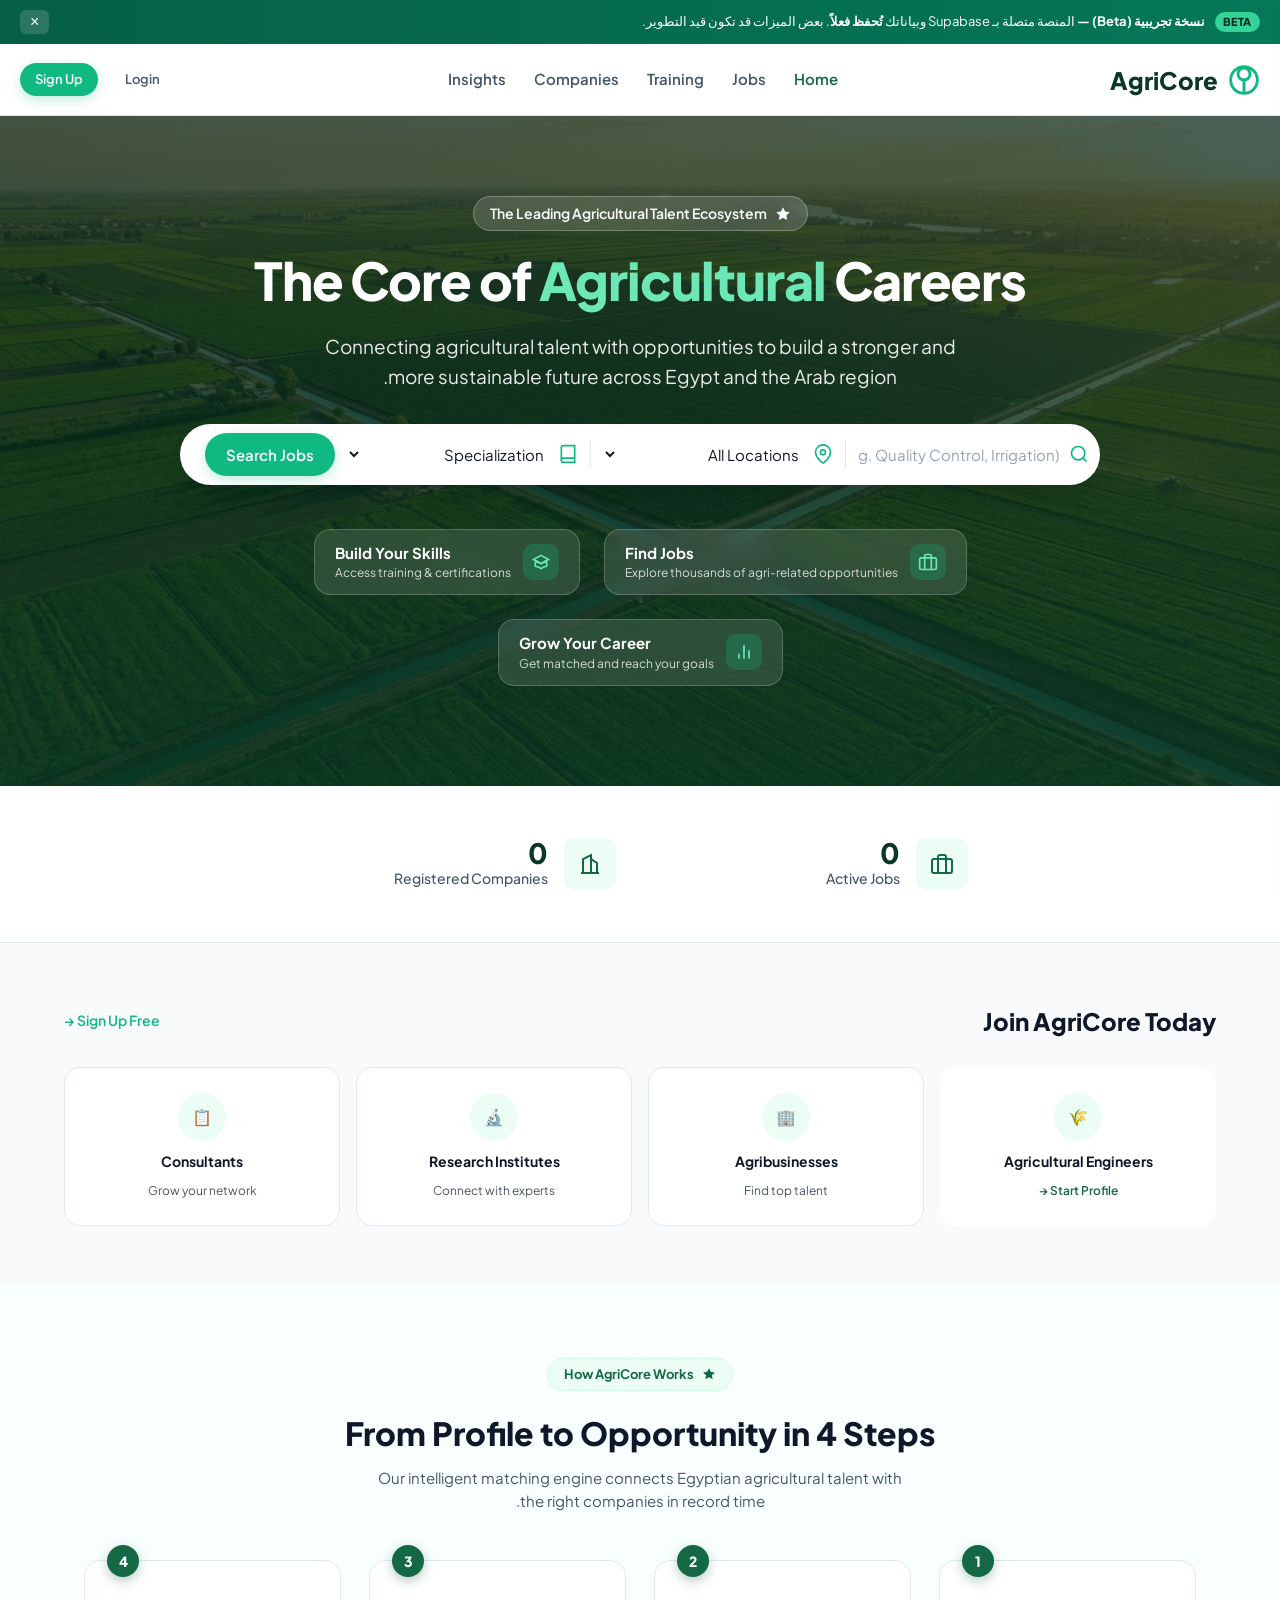
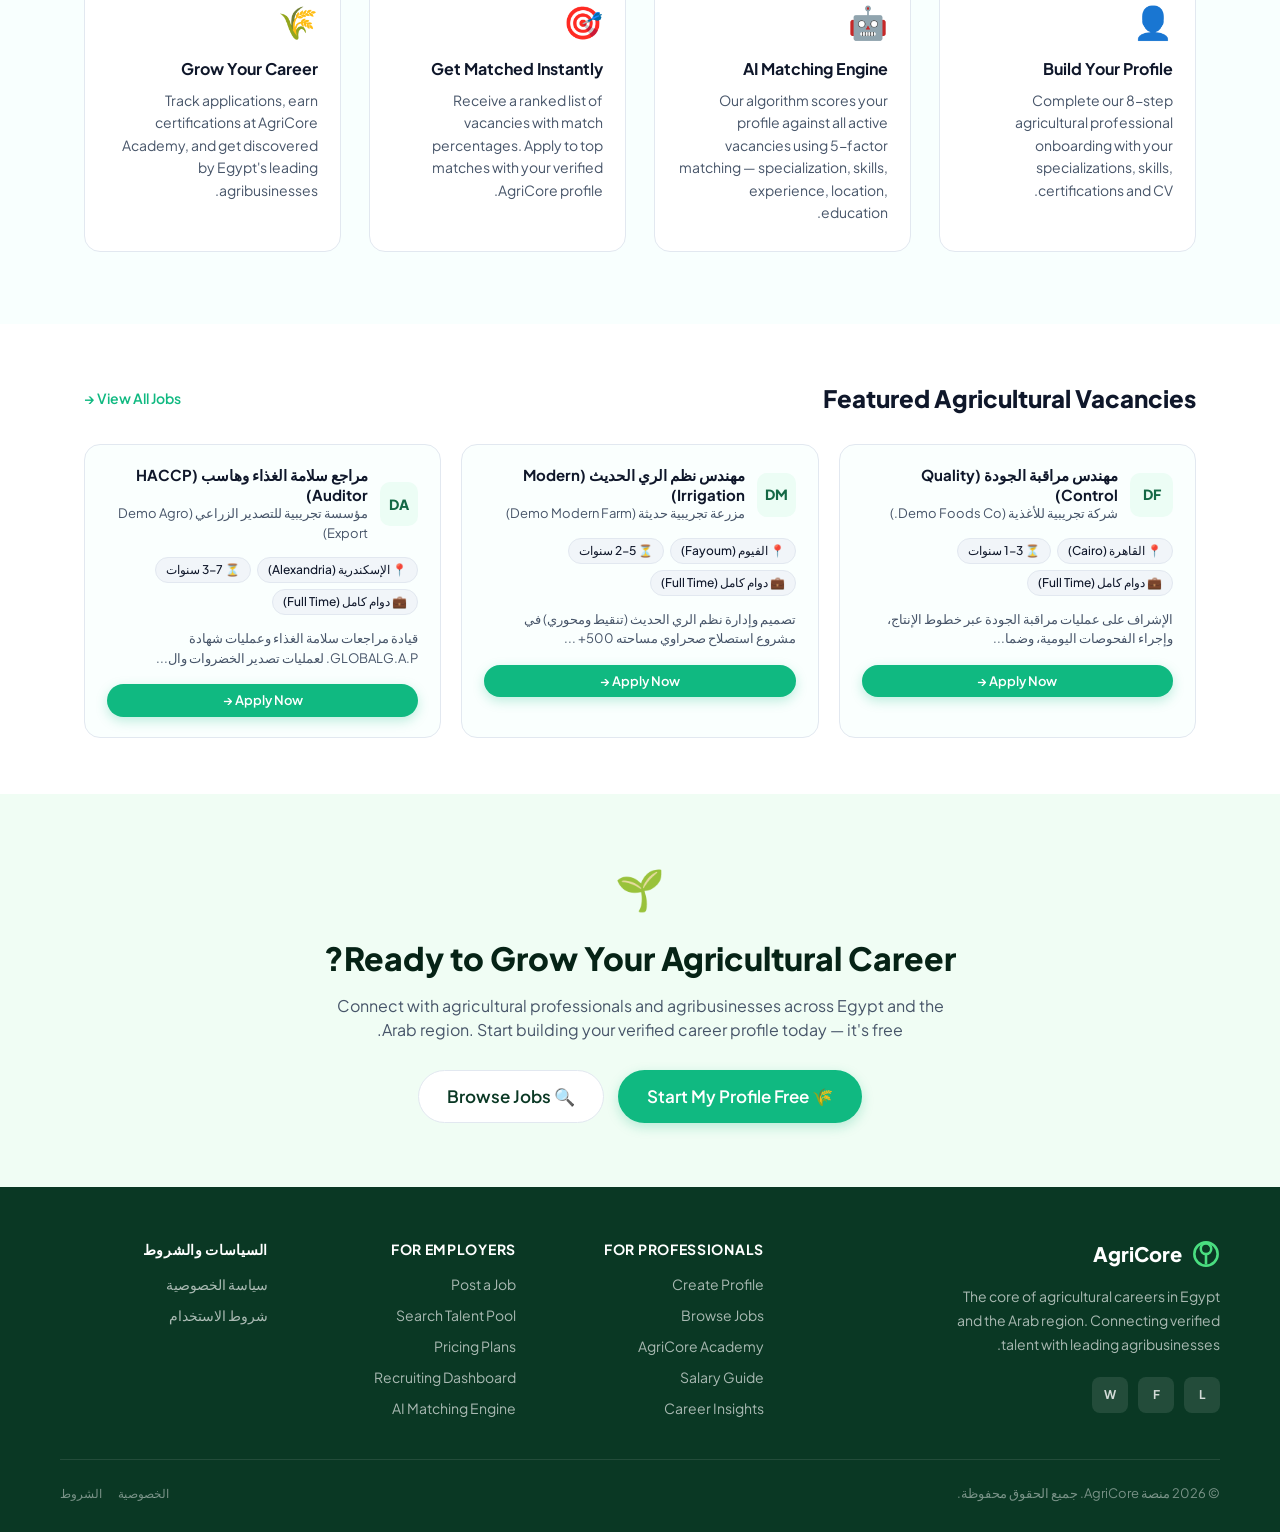
<file: index.html>
<!DOCTYPE html>
<html lang="ar" dir="rtl">

<head>
  <meta charset="UTF-8">
  <meta name="viewport" content="width=device-width, initial-scale=1.0">
  <title>AgriCore - المنصة المركزية للوظائف الزراعية في مصر والعالم العربي</title>
  <meta name="description"
    content="ربط المهندسين الزراعيين، الاستشاريين، الباحثين، مسؤولي سلامة الغذاء، والشركات الزراعية في مصر والوطن العربي بأحدث محركات المطابقة.">

  <!-- Open Graph Meta Tags (Social Sharing & SEO) -->
  <meta property="og:title" content="AgriCore - المنصة المركزية للوظائف الزراعية في مصر والعالم العربي">
  <meta property="og:description" content="ربط المهندسين الزراعيين، الاستشاريين، الباحثين، مسؤولي سلامة الغذاء، والشركات الزراعية في مصر والوطن العربي بأحدث محركات المطابقة.">
  <meta property="og:type" content="website">
  <meta property="og:url" content="https://alaaemad1169-art.github.io/website/">

  <!-- Modern Typography -->
  <link rel="preconnect" href="https://fonts.googleapis.com">
  <link rel="preconnect" href="https://fonts.gstatic.com" crossorigin>
  <link
    href="https://fonts.googleapis.com/css2?family=Cairo:wght@400;500;600;700;800&family=Plus+Jakarta+Sans:wght@400;500;600;700;800&family=Inter:wght@400;500;600;700&display=swap"
    rel="stylesheet">

  <!-- CSS Stylesheets -->
  <link rel="stylesheet" href="css/variables.css">
  <link rel="stylesheet" href="css/components.css">
  <link rel="stylesheet" href="css/main.css">
  <link rel="stylesheet" href="css/onboarding.css">
</head>

<body>

  <!-- =========================================================================
       Beta Notice Banner
       ========================================================================= -->
  <div id="betaBanner" role="status" aria-live="polite"
    style="background:linear-gradient(90deg,#065f46,#047857); color:#fff; padding:10px 20px; display:flex; align-items:center; justify-content:space-between; gap:12px; font-size:0.8125rem; font-family:var(--font-sans); z-index:900;">
    <div style="display:flex; align-items:center; gap:10px;">
      <span style="background:#34d399; color:#022c22; font-weight:800; font-size:0.6875rem; padding:2px 8px; border-radius:999px; letter-spacing:0.05em;">BETA</span>
      <span><strong>نسخة تجريبية (Beta) —</strong> المنصة متصلة بـ Supabase وبياناتك <strong>تُحفظ فعلاً</strong>. بعض الميزات قد تكون قيد التطوير.</span>
    </div>
    <button onclick="document.getElementById('betaBanner').style.display='none'" aria-label="إغلاق التنبيه"
      style="background:rgba(255,255,255,0.15); border:none; border-radius:6px; color:#fff; cursor:pointer; padding:4px 10px; font-size:1rem; line-height:1;">×</button>
  </div>

  <!-- =========================================================================
       Dynamic Application Mount Root
       ========================================================================= -->
  <div id="appRoot">
    <!-- Rendered dynamically by js/app.js -->
  </div>

  <!-- =========================================================================
       Modal 1: Job Application Modal
       ========================================================================= -->
  <div class="modal-overlay" id="applyModal" role="dialog" aria-modal="true" aria-labelledby="applyModalTitle">
    <div class="modal-dialog">
      <div class="modal-header">
        <div>
          <h3 id="applyModalTitle" style="font-size:1.125rem; font-weight:800;">تقديم الطلب</h3>
          <p id="applyJobCompany" style="font-size:0.8125rem; color:var(--color-text-muted);">تفاصيل الشركة</p>
        </div>
        <button class="btn btn-ghost btn-sm" onclick="window.agriApp.closeAllModals()">&times;</button>
      </div>
      <div class="modal-body">
        <h4 id="applyJobTitle"
          style="font-size:1.0625rem; font-weight:700; color:var(--color-brand-900); margin-bottom:12px;">المسمى الوظيفي
        </h4>

        <div id="applyModalCVDetails"
          style="background:var(--color-brand-50); border:1px solid var(--color-brand-100); border-radius:var(--radius-md); padding:16px; margin-bottom:16px; display:flex; align-items:center; justify-content:space-between;">
          <!-- CV details will be injected here by app.js -->
        </div>

        <div style="margin-bottom:16px;">
          <label style="font-size:0.875rem; font-weight:600; display:block; margin-bottom:6px;">نبذة تعريفية (اختياري)</label>
          <textarea id="applyModalCoverNote" rows="3"
            style="width:100%; border:1px solid var(--color-border); border-radius:var(--radius-md); padding:10px; font-family:var(--font-sans); font-size:0.875rem;"
            placeholder="وضح باختصار لماذا تعتبر خبراتك الزراعية أو الرقابية مناسبة لهذه الوظيفة..."></textarea>
        </div>

        <div style="font-size:0.75rem; color:var(--color-text-muted); line-height:1.5;">
          🔒 <strong>ملاحظة الخصوصية:</strong> ينشئ تقديمك نسخة خاصة من بياناتك محمية عبر (Row Level Security). يمكن لصاحب العمل فقط عرض بياناتك وسيرتك الذاتية (CV) لهذه الوظيفة المحددة.
        </div>
      </div>
      <div class="modal-footer">
        <button class="btn btn-secondary btn-sm" onclick="window.agriApp.closeAllModals()">إلغاء</button>
        <button class="btn btn-primary btn-sm" onclick="window.agriApp.submitApplication()">تأكيد التقديم</button>
      </div>
    </div>
  </div>

  <!-- =========================================================================
       Modal 2: Post Vacancy Modal (Employer Portal)
       ========================================================================= -->
  <div class="modal-overlay" id="postJobModal" role="dialog" aria-modal="true">
    <div class="modal-dialog">
      <div class="modal-header">
        <h3 style="font-size:1.125rem; font-weight:800;">نشر وظيفة زراعية جديدة</h3>
        <button class="btn btn-ghost btn-sm" onclick="window.agriApp.closeAllModals()">&times;</button>
      </div>
      <div class="modal-body">
        <div style="display:flex; flex-direction:column; gap:16px;">
          <div>
            <label style="font-size:0.8125rem; font-weight:700; display:block; margin-bottom:4px;">المسمى الوظيفي *</label>
            <input type="text" id="newJobTitle" aria-describedby="titleError"
              style="width:100%; padding:10px; border:1px solid var(--color-border); border-radius:var(--radius-md);"
              placeholder="مثال: مهندس ري حديث">
            <span id="titleError" style="color:#dc2626; font-size:0.75rem; display:none; margin-top:4px;"></span>
          </div>
          <div style="display:grid; grid-template-columns: 1fr 1fr; gap:12px;">
            <div>
              <label style="font-size:0.8125rem; font-weight:700; display:block; margin-bottom:4px;">الموقع *</label>
              <select id="newJobLocation" aria-describedby="locationError"
                style="width:100%; padding:10px; border:1px solid var(--color-border); border-radius:var(--radius-md);">
                <!-- Options populated dynamically from GOVERNORATES in app.js -->
              </select>
              <span id="locationError" style="color:#dc2626; font-size:0.75rem; display:none; margin-top:4px;"></span>
            </div>
            <div>
              <label style="font-size:0.8125rem; font-weight:700; display:block; margin-bottom:4px;">نوع التوظيف *</label>
              <select id="newJobType" aria-describedby="typeError"
                style="width:100%; padding:10px; border:1px solid var(--color-border); border-radius:var(--radius-md);">
                <option value="">اختر النوع</option>
                <option value="Full Time">دوام كامل</option>
                <option value="Part Time">دوام جزئي</option>
                <option value="Seasonal">موسمي</option>
                <option value="Internship">تدريب</option>
                <option value="Freelance">عمل حر</option>
              </select>
              <span id="typeError" style="color:#dc2626; font-size:0.75rem; display:none; margin-top:4px;"></span>
            </div>
          </div>
          <div style="display:grid; grid-template-columns: 1fr 1fr; gap:12px;">
            <div>
              <label style="font-size:0.8125rem; font-weight:700; display:block; margin-bottom:4px;">الحد الأدنى للخبرة (سنوات) *</label>
              <input type="number" id="newJobMinExp" min="0" aria-describedby="minExpError"
                style="width:100%; padding:10px; border:1px solid var(--color-border); border-radius:var(--radius-md);">
              <span id="minExpError" style="color:#dc2626; font-size:0.75rem; display:none; margin-top:4px;"></span>
            </div>
            <div>
              <label style="font-size:0.8125rem; font-weight:700; display:block; margin-bottom:4px;">الحد الأقصى للخبرة (سنوات) *</label>
              <input type="number" id="newJobMaxExp" min="0" aria-describedby="maxExpError"
                style="width:100%; padding:10px; border:1px solid var(--color-border); border-radius:var(--radius-md);">
              <span id="maxExpError" style="color:#dc2626; font-size:0.75rem; display:none; margin-top:4px;"></span>
            </div>
          </div>
          <div>
            <label style="font-size:0.8125rem; font-weight:700; display:block; margin-bottom:4px;">التخصص الأساسي *</label>
            <select id="newJobSpec" aria-describedby="specError"
              style="width:100%; padding:10px; border:1px solid var(--color-border); border-radius:var(--radius-md);">
              <option value="">اختر التخصص</option>
              <option value="Quality Control">مراقبة الجودة</option>
              <option value="Food Safety & HACCP">سلامة الغذاء والهاسب</option>
              <option value="Crop Production">الإنتاج النباتي</option>
              <option value="Modern Irrigation">الري الحديث</option>
              <option value="Horticulture">البساتين</option>
              <option value="Greenhouse Production">زراعة الصوب</option>
              <option value="Precision Agriculture">الزراعة الدقيقة</option>
              <option value="Poultry Production">الإنتاج الداجني</option>
              <option value="Animal Nutrition">تغذية الحيوان</option>
              <option value="Farm Management">إدارة المزارع</option>
              <option value="Agricultural Export">التصدير الزراعي</option>
              <option value="Microbiology">الميكروبيولوجي</option>
            </select>
            <span id="specError" style="color:#dc2626; font-size:0.75rem; display:none; margin-top:4px;"></span>
          </div>
          <div style="display:grid; grid-template-columns: 1fr 1fr; gap:12px;">
            <div>
              <label style="font-size:0.8125rem; font-weight:700; display:block; margin-bottom:4px;">المهارات المطلوبة *</label>
              <input type="text" id="newJobSkills" placeholder="مثال: GAP, HACCP, مراجعة" aria-describedby="skillsError"
                style="width:100%; padding:10px; border:1px solid var(--color-border); border-radius:var(--radius-md);">
              <span id="skillsError" style="color:#dc2626; font-size:0.75rem; display:none; margin-top:4px;"></span>
            </div>
            <div>
              <label style="font-size:0.8125rem; font-weight:700; display:block; margin-bottom:4px;">المستوى التعليمي *</label>
              <select id="newJobEdu" aria-describedby="eduError"
                style="width:100%; padding:10px; border:1px solid var(--color-border); border-radius:var(--radius-md);">
                <option value="Bachelor's Degree">درجة البكالوريوس</option>
                <option value="Master's Degree">درجة الماجستير</option>
                <option value="PhD">دكتوراه</option>
                <option value="Diploma">دبلوم</option>
              </select>
              <span id="eduError" style="color:#dc2626; font-size:0.75rem; display:none; margin-top:4px;"></span>
            </div>
          </div>
          <div style="display:grid; grid-template-columns: 1fr 1fr; gap:12px;">
            <div>
              <label style="font-size:0.8125rem; font-weight:700; display:block; margin-bottom:4px;">نطاق الراتب (اختياري)</label>
              <input type="text" id="newJobSalary" placeholder="مثال: 5000 - 8000 ج.م"
                style="width:100%; padding:10px; border:1px solid var(--color-border); border-radius:var(--radius-md);">
            </div>
            <div>
              <label style="font-size:0.8125rem; font-weight:700; display:block; margin-bottom:4px;">آخر موعد للتقديم (اختياري)</label>
              <input type="date" id="newJobDeadline"
                style="width:100%; padding:10px; border:1px solid var(--color-border); border-radius:var(--radius-md);">
            </div>
          </div>
          <div>
            <label style="font-size:0.8125rem; font-weight:700; display:block; margin-bottom:4px;">الوصف الوظيفي *</label>
            <textarea id="newJobDescription" rows="4" aria-describedby="descError"
              style="width:100%; padding:10px; border:1px solid var(--color-border); border-radius:var(--radius-md); font-family:var(--font-sans); font-size:0.875rem; resize:vertical;"
              placeholder="صف الدور الوظيفي والمسؤوليات والمتطلبات..."></textarea>
            <span id="descError" style="color:#dc2626; font-size:0.75rem; display:none; margin-top:4px;"></span>
          </div>
          <div id="postJobGlobalError"
            style="display:none; background:#fef2f2; color:#991b1b; border:1px solid #f87171; padding:10px 14px; border-radius:var(--radius-md); font-size:0.875rem; font-weight:600;">
          </div>
        </div>
      </div>
      <div class="modal-footer">
        <button class="btn btn-secondary btn-sm" onclick="window.agriApp.closeAllModals()">إلغاء</button>
        <button id="postJobSubmitBtn" class="btn btn-primary btn-sm" onclick="window.agriApp.submitNewJob()">نشر الوظيفة</button>
      </div>
    </div>
  </div>

  <!-- SQL Blueprint modal removed for security — schema files are in /supabase/migrations/ (not served publicly) -->
  <!-- =========================================================================
       Modal 4: Real Supabase Authentication Modal (Login & Sign Up)
       ========================================================================= -->
  <div class="modal-overlay" id="authModal" role="dialog" aria-modal="true">
    <div class="modal-dialog" style="max-width:540px;">
      <div class="modal-header">
        <div>
          <h3 id="authModalTitle" style="font-size:1.25rem; font-weight:800; color:var(--color-brand-900);">تسجيل الدخول
            إلى AgriCore</h3>
          <p style="font-size:0.8125rem; color:var(--color-text-muted);">بوابة الكوادر والشركات الزراعية في مصر والعالم
            العربي</p>
        </div>
        <button class="btn btn-ghost btn-sm" onclick="window.agriApp.closeAllModals()">&times;</button>
      </div>
      <div class="modal-body" style="padding: 24px;">
        <!-- Auth Tabs -->
        <div class="nav-tabs" style="margin-bottom:20px;">
          <button class="tab-btn active" id="tabLoginBtn" onclick="window.agriApp.switchAuthTab('login')">تسجيل
            الدخول</button>
          <button class="tab-btn" id="tabSignUpBtn" onclick="window.agriApp.switchAuthTab('signup')">إنشاء حساب
            جديد</button>
        </div>

        <!-- Feedback Alert Box -->
        <div id="authAlert"
          style="display:none; padding:10px 14px; border-radius:var(--radius-md); font-size:0.875rem; margin-bottom:16px;">
        </div>

        <!-- Form: Login -->
        <form id="loginForm" novalidate onsubmit="event.preventDefault(); window.agriApp?.handleLogin();">
          <div style="display:flex; flex-direction:column; gap:14px;">
            <div>
              <label style="font-size:0.8125rem; font-weight:700; display:block; margin-bottom:4px;">البريد الإلكتروني</label>
              <input type="email" id="loginEmail" required
                style="width:100%; padding:10px; border:1px solid var(--color-border); border-radius:var(--radius-md);"
                placeholder="name@company.com">
            </div>
            <div>
              <div style="display:flex; justify-content:space-between; align-items:center; margin-bottom:4px;">
                <label style="font-size:0.8125rem; font-weight:700;">كلمة المرور</label>
                <a href="#" onclick="event.preventDefault(); window.agriApp?.handleForgotPassword();" style="font-size:0.75rem; color:var(--color-brand-600); text-decoration:none; font-weight:600;">نسيت كلمة المرور؟</a>
              </div>
              <input type="password" id="loginPassword" required
                style="width:100%; padding:10px; border:1px solid var(--color-border); border-radius:var(--radius-md);"
                placeholder="••••••••">
            </div>
            <button type="submit" id="loginSubmitBtn" class="btn btn-primary" style="width:100%; margin-top:8px;">دخول
              إلى المنصة</button>
          </div>
        </form>

        <!-- Form: Sign Up -->
        <form id="signUpForm" style="display:none;" novalidate onsubmit="event.preventDefault(); window.agriApp?.handleSignUp();">
          <div style="display:flex; flex-direction:column; gap:14px;">
            <!-- Account Type Selector -->
            <div>
              <label style="font-size:0.8125rem; font-weight:700; display:block; margin-bottom:6px;">نوع الحساب</label>
              <div style="display:grid; grid-template-columns: 1fr 1fr; gap:10px;">
                <button type="button" class="btn btn-sm btn-primary" id="roleSeekerBtn"
                  onclick="window.agriApp.selectSignupRole('professional')">
                  🌾 كادر / مهندس زراعي
                </button>
                <button type="button" class="btn btn-sm btn-secondary" id="roleCompanyBtn"
                  onclick="window.agriApp.selectSignupRole('company')">
                  🏢 شركة / منشأة زراعية
                </button>
              </div>
            </div>

            <div>
              <label for="regFullName" style="font-size:0.8125rem; font-weight:700; display:block; margin-bottom:4px;">الاسم بالكامل <span style="color:#ef4444;">*</span></label>
              <input type="text" id="regFullName" name="fullName" autocomplete="name" required
                style="width:100%; padding:10px; border:1px solid var(--color-border); border-radius:var(--radius-md);"
                placeholder="مثال: م. أحمد محمد">
            </div>

            <div id="companyExtraFields" style="display:none;">
              <label for="regCompanyName" style="font-size:0.8125rem; font-weight:700; display:block; margin-bottom:4px;">اسم الشركة والقطاع</label>
              <input type="text" id="regCompanyName" name="companyName" autocomplete="organization"
                style="width:100%; padding:10px; border:1px solid var(--color-border); border-radius:var(--radius-md); margin-bottom:8px;"
                placeholder="اسم المنشأة / الشركة">
              <select id="regBusinessSector" name="businessSector"
                style="width:100%; padding:10px; border:1px solid var(--color-border); border-radius:var(--radius-md);">
                <option value="Food Industry">التصنيع الغذائي وتكنولوجيا الأغذية</option>
                <option value="Farms & Production">المزارع والإنتاج النباتي والحيواني</option>
                <option value="Agri Export">التصدير والحاصلات الزراعية</option>
                <option value="Irrigation & Tech">شبكات الري والزراعة الذكية</option>
                <option value="Laboratories">المعامل والتحاليل الميكروبيولوجية</option>
              </select>
            </div>

            <div id="seekerExtraFields">
              <label for="regTitle" style="font-size:0.8125rem; font-weight:700; display:block; margin-bottom:4px;">المسمى المهني والتخصص</label>
              <input type="text" id="regTitle" name="title"
                style="width:100%; padding:10px; border:1px solid var(--color-border); border-radius:var(--radius-md);"
                placeholder="مثال: مهندس مراقبة جودة وسلامة غذاء">
            </div>

            <div style="display:grid; grid-template-columns: 1fr 1fr; gap:10px;">
              <div>
                <label for="regGovernorate" style="font-size:0.8125rem; font-weight:700; display:block; margin-bottom:4px;">المحافظة</label>
                <select id="regGovernorate" name="governorate"
                  style="width:100%; padding:10px; border:1px solid var(--color-border); border-radius:var(--radius-md);">
                  <!-- Options populated dynamically from GOVERNORATES in app.js -->
                </select>
              </div>
              <div>
                <label for="regPhone" style="font-size:0.8125rem; font-weight:700; display:block; margin-bottom:4px;">رقم الهاتف / واتساب</label>
                <input type="tel" id="regPhone" name="phone" autocomplete="tel"
                  style="width:100%; padding:10px; border:1px solid var(--color-border); border-radius:var(--radius-md);"
                  placeholder="010XXXXXXXX">
              </div>
            </div>

            <div>
              <label for="regEmail" style="font-size:0.8125rem; font-weight:700; display:block; margin-bottom:4px;">البريد الإلكتروني <span style="color:#ef4444;">*</span></label>
              <input type="email" id="regEmail" name="email" autocomplete="email" required
                style="width:100%; padding:10px; border:1px solid var(--color-border); border-radius:var(--radius-md);"
                placeholder="user@gmail.com">
            </div>

            <div>
              <label for="regPassword" style="font-size:0.8125rem; font-weight:700; display:block; margin-bottom:4px;">كلمة المرور (6 خانات كحد أدنى) <span style="color:#ef4444;">*</span></label>
              <input type="password" id="regPassword" name="password" autocomplete="new-password" required minlength="6"
                style="width:100%; padding:10px; border:1px solid var(--color-border); border-radius:var(--radius-md);"
                placeholder="••••••••">
            </div>

            <button type="submit" id="signUpSubmitBtn" class="btn btn-primary" style="width:100%; margin-top:8px;">
              <span id="signUpSubmitBtnText">تأكيد وإنشاء الحساب</span>
            </button>
          </div>
        </form>

        <!-- Dedicated Post-Signup Email Verification Notice Screen -->
        <div id="emailVerifyNotice" style="display:none; text-align:center; padding: 12px 6px;"></div>
      </div>
    </div>
  </div>

  <script type="module" src="js/app.js"></script>

  <!-- SQL snippets script removed — schema details are server-side only -->
</body>

</html>
</file>
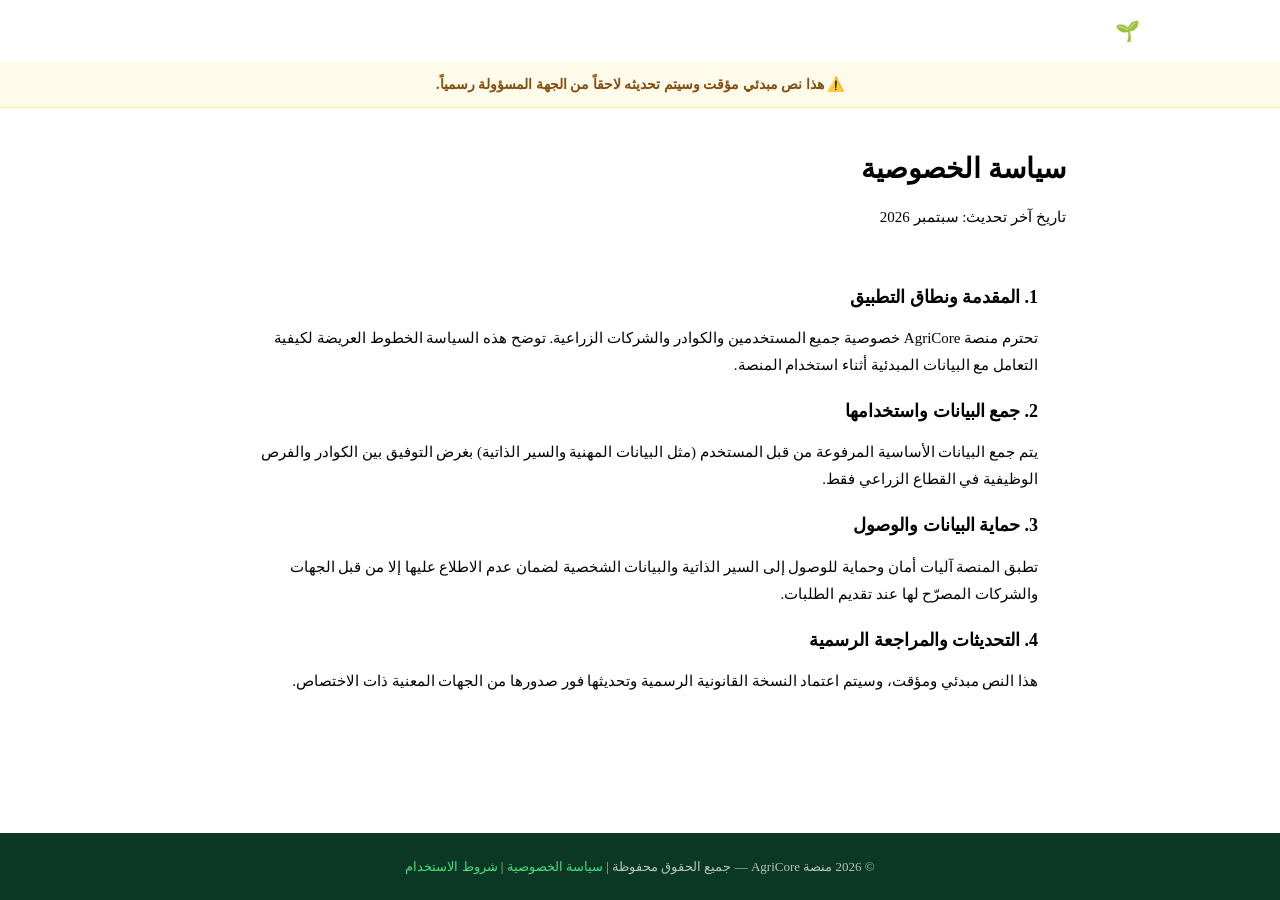
<file: privacy.html>
<!DOCTYPE html>
<html lang="ar" dir="rtl">
<head>
  <meta charset="UTF-8">
  <meta name="viewport" content="width=device-width, initial-scale=1.0">
  <title>سياسة الخصوصية — منصة AgriCore</title>
  <link rel="stylesheet" href="css/main.css">
  <link rel="stylesheet" href="css/components.css">
</head>
<body style="background:var(--color-bg); color:var(--color-text-main); font-family:var(--font-sans); padding:0; margin:0;">

  <!-- Header -->
  <header style="background:var(--color-brand-950); color:#fff; padding:16px 24px;">
    <div style="max-width:1000px; margin:0 auto; display:flex; align-items:center; justify-content:space-between;">
      <a href="index.html" style="font-size:1.25rem; font-weight:800; color:#fff; text-decoration:none; display:flex; align-items:center; gap:8px;">
        🌱 AgriCore
      </a>
      <a href="index.html" style="color:var(--color-brand-300); font-size:0.875rem; text-decoration:none;">← العودة للمنصة</a>
    </div>
  </header>

  <!-- Notice Banner -->
  <div style="background:#fffbebf8; border-bottom:1px solid #fef08a; padding:12px 24px; text-align:center; font-size:0.875rem; color:#854d0e; font-weight:600;">
    ⚠️ هذا نص مبدئي مؤقت وسيتم تحديثه لاحقاً من الجهة المسؤولة رسمياً.
  </div>

  <!-- Main Content -->
  <main style="max-width:900px; margin:40px auto; padding:0 24px; min-height:60vh;">
    <h1 style="font-size:1.75rem; font-weight:800; color:var(--color-brand-950); margin-bottom:16px;">سياسة الخصوصية</h1>
    <p style="color:var(--color-text-muted); font-size:0.9375rem; margin-bottom:24px;">تاريخ آخر تحديث: سبتمبر 2026</p>

    <section style="background:#fff; border:1px solid var(--color-border); border-radius:var(--radius-lg); padding:28px; line-height:1.8; font-size:0.9375rem;">
      <h2 style="font-size:1.125rem; color:var(--color-brand-900); margin-bottom:12px;">1. المقدمة ونطاق التطبيق</h2>
      <p style="margin-bottom:16px;">تحترم منصة AgriCore خصوصية جميع المستخدمين والكوادر والشركات الزراعية. توضح هذه السياسة الخطوط العريضة لكيفية التعامل مع البيانات المبدئية أثناء استخدام المنصة.</p>

      <h2 style="font-size:1.125rem; color:var(--color-brand-900); margin-bottom:12px;">2. جمع البيانات واستخدامها</h2>
      <p style="margin-bottom:16px;">يتم جمع البيانات الأساسية المرفوعة من قبل المستخدم (مثل البيانات المهنية والسير الذاتية) بغرض التوفيق بين الكوادر والفرص الوظيفية في القطاع الزراعي فقط.</p>

      <h2 style="font-size:1.125rem; color:var(--color-brand-900); margin-bottom:12px;">3. حماية البيانات والوصول</h2>
      <p style="margin-bottom:16px;">تطبق المنصة آليات أمان وحماية للوصول إلى السير الذاتية والبيانات الشخصية لضمان عدم الاطلاع عليها إلا من قبل الجهات والشركات المصرّح لها عند تقديم الطلبات.</p>

      <h2 style="font-size:1.125rem; color:var(--color-brand-900); margin-bottom:12px;">4. التحديثات والمراجعة الرسمية</h2>
      <p>هذا النص مبدئي ومؤقت، وسيتم اعتماد النسخة القانونية الرسمية وتحديثها فور صدورها من الجهات المعنية ذات الاختصاص.</p>
    </section>
  </main>

  <!-- Footer -->
  <footer style="background:#0a3824; color:rgba(255,255,255,0.7); padding:24px; text-align:center; font-size:0.8125rem; margin-top:auto;">
    <p>© 2026 منصة AgriCore — جميع الحقوق محفوظة | <a href="privacy.html" style="color:#4ade80;">سياسة الخصوصية</a> | <a href="terms.html" style="color:#4ade80;">شروط الاستخدام</a></p>
  </footer>

</body>
</html>
</file>
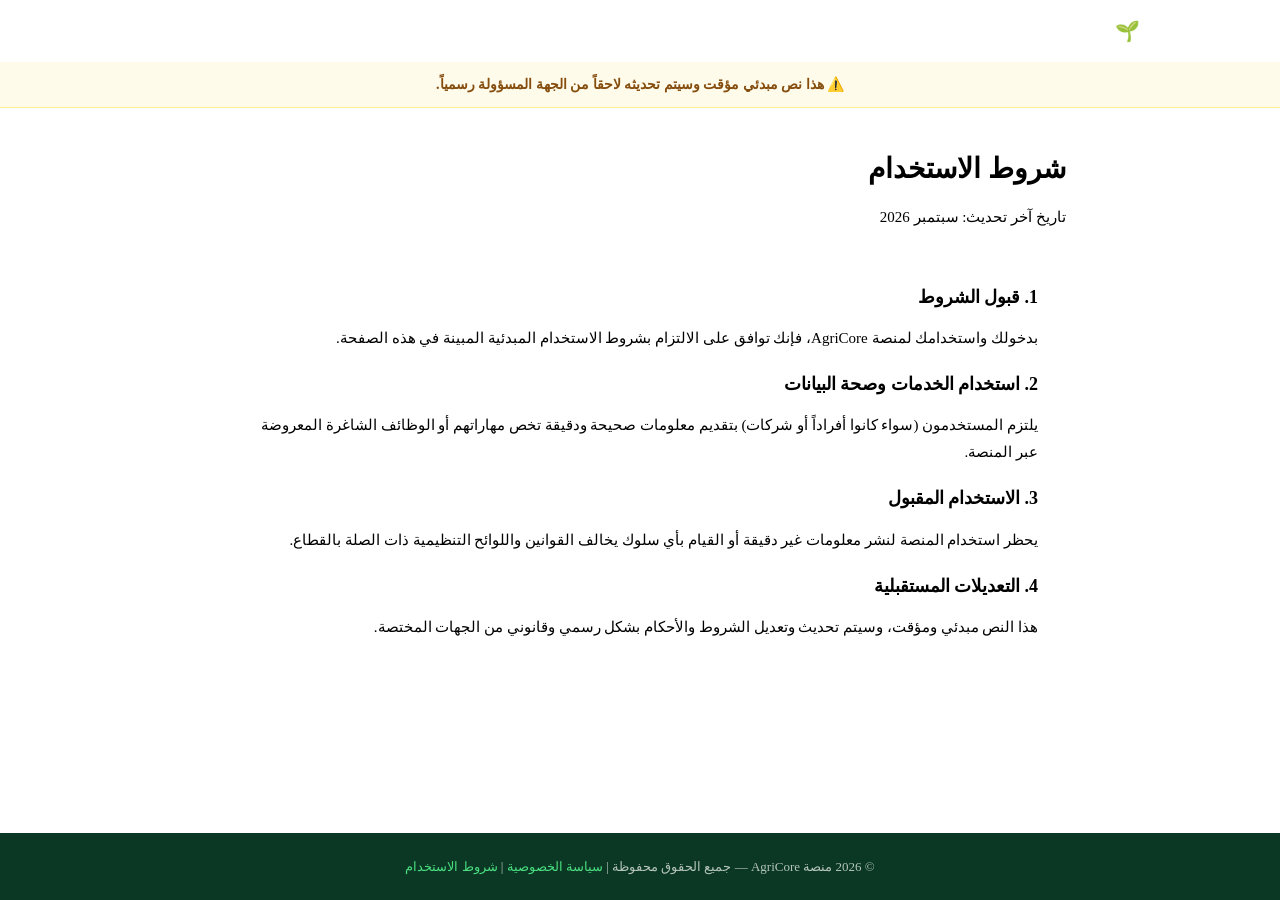
<file: terms.html>
<!DOCTYPE html>
<html lang="ar" dir="rtl">
<head>
  <meta charset="UTF-8">
  <meta name="viewport" content="width=device-width, initial-scale=1.0">
  <title>شروط الاستخدام — منصة AgriCore</title>
  <link rel="stylesheet" href="css/main.css">
  <link rel="stylesheet" href="css/components.css">
</head>
<body style="background:var(--color-bg); color:var(--color-text-main); font-family:var(--font-sans); padding:0; margin:0;">

  <!-- Header -->
  <header style="background:var(--color-brand-950); color:#fff; padding:16px 24px;">
    <div style="max-width:1000px; margin:0 auto; display:flex; align-items:center; justify-content:space-between;">
      <a href="index.html" style="font-size:1.25rem; font-weight:800; color:#fff; text-decoration:none; display:flex; align-items:center; gap:8px;">
        🌱 AgriCore
      </a>
      <a href="index.html" style="color:var(--color-brand-300); font-size:0.875rem; text-decoration:none;">← العودة للمنصة</a>
    </div>
  </header>

  <!-- Notice Banner -->
  <div style="background:#fffbebf8; border-bottom:1px solid #fef08a; padding:12px 24px; text-align:center; font-size:0.875rem; color:#854d0e; font-weight:600;">
    ⚠️ هذا نص مبدئي مؤقت وسيتم تحديثه لاحقاً من الجهة المسؤولة رسمياً.
  </div>

  <!-- Main Content -->
  <main style="max-width:900px; margin:40px auto; padding:0 24px; min-height:60vh;">
    <h1 style="font-size:1.75rem; font-weight:800; color:var(--color-brand-950); margin-bottom:16px;">شروط الاستخدام</h1>
    <p style="color:var(--color-text-muted); font-size:0.9375rem; margin-bottom:24px;">تاريخ آخر تحديث: سبتمبر 2026</p>

    <section style="background:#fff; border:1px solid var(--color-border); border-radius:var(--radius-lg); padding:28px; line-height:1.8; font-size:0.9375rem;">
      <h2 style="font-size:1.125rem; color:var(--color-brand-900); margin-bottom:12px;">1. قبول الشروط</h2>
      <p style="margin-bottom:16px;">بدخولك واستخدامك لمنصة AgriCore، فإنك توافق على الالتزام بشروط الاستخدام المبدئية المبينة في هذه الصفحة.</p>

      <h2 style="font-size:1.125rem; color:var(--color-brand-900); margin-bottom:12px;">2. استخدام الخدمات وصحة البيانات</h2>
      <p style="margin-bottom:16px;">يلتزم المستخدمون (سواء كانوا أفراداً أو شركات) بتقديم معلومات صحيحة ودقيقة تخص مهاراتهم أو الوظائف الشاغرة المعروضة عبر المنصة.</p>

      <h2 style="font-size:1.125rem; color:var(--color-brand-900); margin-bottom:12px;">3. الاستخدام المقبول</h2>
      <p style="margin-bottom:16px;">يحظر استخدام المنصة لنشر معلومات غير دقيقة أو القيام بأي سلوك يخالف القوانين واللوائح التنظيمية ذات الصلة بالقطاع.</p>

      <h2 style="font-size:1.125rem; color:var(--color-brand-900); margin-bottom:12px;">4. التعديلات المستقبلية</h2>
      <p>هذا النص مبدئي ومؤقت، وسيتم تحديث وتعديل الشروط والأحكام بشكل رسمي وقانوني من الجهات المختصة.</p>
    </section>
  </main>

  <!-- Footer -->
  <footer style="background:#0a3824; color:rgba(255,255,255,0.7); padding:24px; text-align:center; font-size:0.8125rem; margin-top:auto;">
    <p>© 2026 منصة AgriCore — جميع الحقوق محفوظة | <a href="privacy.html" style="color:#4ade80;">سياسة الخصوصية</a> | <a href="terms.html" style="color:#4ade80;">شروط الاستخدام</a></p>
  </footer>

</body>
</html>
</file>
<file: css/variables.css>
/* =============================================================================
   AgriCore Design System: CSS Custom Properties & Design Tokens
   Palette: Rich Earth-Tech Green, Vibrant Emerald, Glassmorphism, Modern Clean
   ============================================================================= */

:root {
  /* Brand Green Palette */
  --color-brand-950: #062316;
  --color-brand-900: #0a3824;
  --color-brand-850: #0d442c;
  --color-brand-800: #105236;
  --color-brand-700: #146845;
  --color-brand-600: #10b981; /* Primary Action Emerald */
  --color-brand-500: #34d399; /* Vibrant Accent Mint */
  --color-brand-400: #6ee7b7;
  --color-brand-100: #d1fae5;
  --color-brand-50:  #ecfdf5;

  /* Neutral Surface Palette */
  --color-bg: #f8fafc;
  --color-bg-alt: #f1f5f9;
  --color-card: #ffffff;
  --color-surface-hover: #f8faf9;
  
  /* Sidebar Palette (Dark Forest Theme from Mockup) */
  --color-sidebar-bg: #092c1d;
  --color-sidebar-hover: #10422d;
  --color-sidebar-active: #15573b;
  --color-sidebar-text: #d2e8dd;
  --color-sidebar-muted: #85ad9a;

  /* Text & Content */
  --color-text-main: #0f172a;
  --color-text-muted: #475569;
  --color-text-light: #94a3b8;
  --color-text-inverse: #ffffff;

  /* Borders & Dividers */
  --color-border: #e2e8f0;
  --color-border-light: #f1f5f9;
  --color-border-focus: #10b981;

  /* Status & Alerts */
  --color-success: #10b981;
  --color-warning: #f59e0b;
  --color-danger: #ef4444;
  --color-info: #3b82f6;

  /* Shadows */
  --shadow-sm: 0 1px 2px 0 rgba(0, 0, 0, 0.05);
  --shadow-md: 0 4px 6px -1px rgba(0, 0, 0, 0.07), 0 2px 4px -2px rgba(0, 0, 0, 0.05);
  --shadow-lg: 0 10px 15px -3px rgba(0, 0, 0, 0.08), 0 4px 6px -4px rgba(0, 0, 0, 0.03);
  --shadow-xl: 0 20px 25px -5px rgba(0, 0, 0, 0.1), 0 8px 10px -6px rgba(0, 0, 0, 0.04);
  --shadow-glow: 0 0 20px rgba(16, 185, 129, 0.35);

  /* Typography */
  --font-sans: 'Plus Jakarta Sans', 'Inter', -apple-system, BlinkMacSystemFont, "Segoe UI", Roboto, sans-serif;
  --font-mono: 'JetBrains Mono', 'Fira Code', monospace;

  /* Layout & Spacing */
  --sidebar-width: 256px;
  --header-height: 72px;
  --radius-sm: 6px;
  --radius-md: 10px;
  --radius-lg: 16px;
  --radius-xl: 24px;
  --radius-full: 9999px;

  /* Transitions */
  --transition-fast: 0.15s ease;
  --transition-normal: 0.25s ease;
  --transition-slow: 0.4s cubic-bezier(0.16, 1, 0.3, 1);
}
</file>
<file: css/components.css>
/* =============================================================================
   AgriCore Design System: UI Components
   Buttons, Badges, Search Bars, Match Indicators, Progress Rings, Tabs & Cards
   ============================================================================= */

/* -----------------------------------------------------------------------------
   1. Buttons & Action Elements
   ----------------------------------------------------------------------------- */
.btn {
  display: inline-flex;
  align-items: center;
  justify-content: center;
  gap: 8px;
  font-family: var(--font-sans);
  font-size: 0.9375rem;
  font-weight: 600;
  line-height: 1.4;
  padding: 10px 20px;
  border-radius: var(--radius-full);
  border: 1px solid transparent;
  cursor: pointer;
  transition: all var(--transition-normal);
  text-decoration: none;
  white-space: nowrap;
}

.btn:focus-visible {
  outline: 2px solid var(--color-brand-600);
  outline-offset: 2px;
}

.btn-primary {
  background-color: var(--color-brand-600);
  color: #ffffff;
  box-shadow: 0 4px 12px rgba(16, 185, 129, 0.25);
}

.btn-primary:hover {
  background-color: #0d9668;
  transform: translateY(-1px);
  box-shadow: 0 6px 16px rgba(16, 185, 129, 0.35);
}

.btn-primary:active {
  transform: translateY(0);
}

.btn-dark {
  background-color: var(--color-brand-900);
  color: #ffffff;
}

.btn-dark:hover {
  background-color: var(--color-brand-850);
}

.btn-secondary {
  background-color: var(--color-card);
  color: var(--color-brand-900);
  border-color: var(--color-border);
}

.btn-secondary:hover {
  background-color: var(--color-bg);
  border-color: var(--color-brand-600);
  color: var(--color-brand-700);
}

.btn-ghost {
  background-color: transparent;
  color: var(--color-text-muted);
}

.btn-ghost:hover {
  background-color: rgba(0, 0, 0, 0.05);
  color: var(--color-text-main);
}

.btn-sm {
  padding: 6px 14px;
  font-size: 0.8125rem;
  border-radius: var(--radius-full);
}

.btn-lg {
  padding: 14px 28px;
  font-size: 1.0625rem;
}

/* -----------------------------------------------------------------------------
   2. Match Score Badges & Pills (e.g. 95% Match)
   ----------------------------------------------------------------------------- */
.match-badge {
  display: inline-flex;
  align-items: center;
  gap: 6px;
  padding: 4px 12px;
  border-radius: var(--radius-full);
  font-size: 0.8125rem;
  font-weight: 700;
  background-color: var(--color-brand-50);
  color: var(--color-brand-700);
  border: 1px solid var(--color-brand-100);
}

.match-badge.high {
  background-color: #ecfdf5;
  color: #065f46;
  border-color: #a7f3d0;
}

.match-badge.medium {
  background-color: #fffbeb;
  color: #92400e;
  border-color: #fde68a;
}

.match-icon {
  width: 14px;
  height: 14px;
  fill: currentColor;
}

/* -----------------------------------------------------------------------------
   3. Circular Profile Completion Ring (From Seeker Dashboard Mockup)
   ----------------------------------------------------------------------------- */
.completion-widget {
  display: flex;
  align-items: center;
  gap: 20px;
  padding: 20px;
  background: linear-gradient(135deg, #ffffff 0%, #f0fdf4 100%);
  border: 1px solid var(--color-brand-100);
  border-radius: var(--radius-lg);
  box-shadow: var(--shadow-sm);
}

.progress-ring-container {
  position: relative;
  width: 80px;
  height: 80px;
  flex-shrink: 0;
}

.progress-ring {
  transform: rotate(-90deg);
}

.progress-ring__circle-bg {
  stroke: #e2e8f0;
}

.progress-ring__circle {
  stroke: var(--color-brand-600);
  stroke-linecap: round;
  transition: stroke-dashoffset 0.8s ease-in-out;
}

.progress-ring-text {
  position: absolute;
  inset: 0;
  display: flex;
  align-items: center;
  justify-content: center;
  font-size: 1.125rem;
  font-weight: 800;
  color: var(--color-brand-900);
}

/* -----------------------------------------------------------------------------
   4. Floating Omnisearch Bar (From Landing & Jobs Screen)
   ----------------------------------------------------------------------------- */
.omnisearch-bar {
  display: flex;
  align-items: center;
  background-color: #ffffff;
  border-radius: var(--radius-full);
  box-shadow: var(--shadow-xl);
  padding: 8px 10px 8px 24px;
  width: 100%;
  max-width: 920px;
  margin: 0 auto;
  gap: 12px;
  border: 1px solid rgba(255, 255, 255, 0.8);
  backdrop-filter: blur(12px);
}

.search-field {
  display: flex;
  align-items: center;
  gap: 10px;
  flex: 1;
  min-width: 160px;
}

.search-field svg {
  color: var(--color-brand-600);
  flex-shrink: 0;
}

.search-field input,
.search-field select {
  width: 100%;
  border: none;
  background: transparent;
  font-family: var(--font-sans);
  font-size: 0.9375rem;
  color: var(--color-text-main);
  outline: none;
}

.search-field input::placeholder {
  color: var(--color-text-light);
}

.search-divider {
  width: 1px;
  height: 28px;
  background-color: var(--color-border);
  flex-shrink: 0;
}

/* -----------------------------------------------------------------------------
   5. Reusable Cards & Widgets
   ----------------------------------------------------------------------------- */
.card {
  background-color: var(--color-card);
  border: 1px solid var(--color-border);
  border-radius: var(--radius-lg);
  padding: 24px;
  box-shadow: var(--shadow-sm);
  transition: all var(--transition-normal);
}

.card:hover {
  box-shadow: var(--shadow-md);
  border-color: #cbd5e1;
}

.card-clickable {
  cursor: pointer;
}

.card-clickable:hover {
  transform: translateY(-2px);
  border-color: var(--color-brand-400);
}

/* -----------------------------------------------------------------------------
   6. Navigation Tabs
   ----------------------------------------------------------------------------- */
.nav-tabs {
  display: flex;
  align-items: center;
  gap: 8px;
  border-bottom: 1px solid var(--color-border);
  padding-bottom: 2px;
  overflow-x: auto;
}

.tab-btn {
  background: none;
  border: none;
  font-family: var(--font-sans);
  font-size: 0.9375rem;
  font-weight: 600;
  color: var(--color-text-muted);
  padding: 10px 18px;
  border-radius: var(--radius-md) var(--radius-md) 0 0;
  position: relative;
  cursor: pointer;
  transition: all var(--transition-fast);
  white-space: nowrap;
}

.tab-btn:hover {
  color: var(--color-brand-700);
}

.tab-btn.active {
  color: var(--color-brand-700);
}

.tab-btn.active::after {
  content: '';
  position: absolute;
  bottom: -2px;
  left: 0;
  right: 0;
  height: 3px;
  background-color: var(--color-brand-600);
  border-radius: 3px 3px 0 0;
}

/* -----------------------------------------------------------------------------
   7. Skill Chips & Tags
   ----------------------------------------------------------------------------- */
.chip {
  display: inline-flex;
  align-items: center;
  gap: 6px;
  padding: 6px 14px;
  border-radius: var(--radius-full);
  font-size: 0.8125rem;
  font-weight: 500;
  background-color: var(--color-bg-alt);
  color: var(--color-text-main);
  border: 1px solid var(--color-border);
  transition: all var(--transition-fast);
}

.chip-selectable {
  cursor: pointer;
}

.chip-selectable:hover {
  background-color: var(--color-brand-50);
  border-color: var(--color-brand-400);
  color: var(--color-brand-800);
}

.chip-active {
  background-color: var(--color-brand-600);
  color: #ffffff;
  border-color: var(--color-brand-600);
}

/* -----------------------------------------------------------------------------
   8. KPI Stat Cards (Company & Insights Dashboard)
   ----------------------------------------------------------------------------- */
.kpi-card {
  background-color: #ffffff;
  border: 1px solid var(--color-border);
  border-radius: var(--radius-lg);
  padding: 20px;
  box-shadow: var(--shadow-sm);
  display: flex;
  flex-direction: column;
  gap: 8px;
}

.kpi-title {
  font-size: 0.875rem;
  font-weight: 600;
  color: var(--color-text-muted);
}

.kpi-value-row {
  display: flex;
  align-items: baseline;
  gap: 10px;
}

.kpi-number {
  font-size: 2rem;
  font-weight: 800;
  color: var(--color-text-main);
  line-height: 1;
}

.kpi-badge {
  font-size: 0.75rem;
  font-weight: 700;
  padding: 2px 8px;
  border-radius: var(--radius-full);
  background-color: var(--color-brand-50);
  color: var(--color-brand-700);
}

/* -----------------------------------------------------------------------------
   9. Modal Dialogs
   ----------------------------------------------------------------------------- */
.modal-overlay {
  position: fixed;
  inset: 0;
  background-color: rgba(6, 35, 22, 0.65);
  backdrop-filter: blur(6px);
  z-index: 1000;
  display: flex;
  align-items: center;
  justify-content: center;
  padding: 20px;
  opacity: 0;
  pointer-events: none;
  transition: opacity var(--transition-normal);
}

.modal-overlay.open {
  opacity: 1;
  pointer-events: auto;
}

.modal-dialog {
  background-color: #ffffff;
  border-radius: var(--radius-xl);
  max-width: 720px;
  width: 100%;
  max-height: 90vh;
  overflow-y: auto;
  box-shadow: var(--shadow-xl);
  transform: translateY(20px) scale(0.98);
  transition: transform var(--transition-normal);
}

.modal-overlay.open .modal-dialog {
  transform: translateY(0) scale(1);
}

.modal-header {
  display: flex;
  align-items: center;
  justify-content: space-between;
  padding: 20px 24px;
  border-bottom: 1px solid var(--color-border);
}

.modal-body {
  padding: 24px;
}

.modal-footer {
  padding: 16px 24px;
  border-top: 1px solid var(--color-border);
  display: flex;
  justify-content: flex-end;
  gap: 12px;
}

/* ---------------------------------------------------------------------------
   Form & Auth Feedback States (Loading, Spinners, Input Errors)
   --------------------------------------------------------------------------- */
.btn-spinner {
  display: inline-block;
  width: 16px;
  height: 16px;
  border: 2px solid rgba(255, 255, 255, 0.3);
  border-radius: 50%;
  border-top-color: #ffffff;
  animation: spin 0.7s linear infinite;
  vertical-align: middle;
  margin-inline-end: 8px;
}

@keyframes spin {
  to { transform: rotate(360deg); }
}

@keyframes shakeAlert {
  0%, 100% { transform: translateX(0); }
  20%, 60% { transform: translateX(-6px); }
  40%, 80% { transform: translateX(6px); }
}

.input-error {
  border-color: #ef4444 !important;
  box-shadow: 0 0 0 3px rgba(239, 68, 68, 0.2) !important;
  background-color: #fffaf0 !important;
}

.auth-alert-shake {
  animation: shakeAlert 0.4s ease-in-out;
}

/* =============================================================================
   Responsive: Modals and Forms — Mobile max-width 768px
   ============================================================================= */
@media (max-width: 768px) {

  /* Modal dialog: full-width sheet on small screens */
  .modal-dialog {
    width: calc(100% - 32px) !important;
    max-width: none !important;
    max-height: 90vh;
    overflow-y: auto;
    margin: auto 16px;
  }

  /* Modal body: smaller padding */
  .modal-body {
    padding: 16px !important;
  }

  /* Modal footer: stack buttons vertically */
  .modal-footer {
    flex-direction: column;
    gap: 8px;
    padding: 12px 16px !important;
  }
  .modal-footer .btn {
    width: 100%;
    justify-content: center;
  }

  /* Apply modal CV details row: stack vertically */
  #applyModalCVDetails {
    flex-direction: column !important;
    gap: 10px;
    align-items: flex-start !important;
  }

  /* Post Job modal: inline grids stack to single column */
  #postJobModal .modal-body div[style*="grid-template-columns: 1fr 1fr"] {
    display: flex !important;
    flex-direction: column !important;
    gap: 12px;
  }

  /* Auth modal: account type selector stacks */
  #authModal div[style*="grid-template-columns: 1fr 1fr"] {
    display: flex !important;
    flex-direction: column !important;
    gap: 10px;
  }

  /* SQL viewer modal: hide file list sidebar on very small screens */
  #sqlViewerModal .modal-body div[style*="grid-template-columns: 240px"] {
    display: flex !important;
    flex-direction: column !important;
  }

  /* All buttons: minimum touch target 44px */
  .btn {
    min-height: 44px;
  }
  .btn-sm {
    min-height: 36px;
  }

  /* Nav tabs in modals */
  .nav-tabs {
    gap: 4px;
  }
  .tab-btn {
    flex: 1;
    font-size: 0.875rem;
    padding: 8px 10px;
  }
}
</file>
<file: css/main.css>
/* =============================================================================
   AgriCore Design System: Layout, Screen Views & Responsive Styling
   ============================================================================= */

@import url('https://fonts.googleapis.com/css2?family=Plus+Jakarta+Sans:wght@400;500;600;700;800&family=Inter:wght@400;500;600;700&display=swap');

/* -----------------------------------------------------------------------------
   1. Base & Reset
   ----------------------------------------------------------------------------- */
*, *::before, *::after {
  box-sizing: border-box;
  margin: 0;
  padding: 0;
}

html {
  font-size: 16px;
  scroll-behavior: smooth;
}

body {
  font-family: var(--font-sans);
  background-color: var(--color-bg);
  color: var(--color-text-main);
  line-height: 1.5;
  -webkit-font-smoothing: antialiased;
  -moz-osx-font-smoothing: grayscale;
  min-height: 100vh;
  display: flex;
  flex-direction: column;
}

img {
  max-width: 100%;
  height: auto;
  display: block;
}

a {
  color: inherit;
  text-decoration: none;
}

/* -----------------------------------------------------------------------------
   2. Top Master Switcher Bar (Role & View Controller)
   ----------------------------------------------------------------------------- */
.role-bar {
  background-color: var(--color-brand-950);
  color: #ffffff;
  padding: 8px 24px;
  display: flex;
  align-items: center;
  justify-content: space-between;
  font-size: 0.8125rem;
  border-bottom: 1px solid rgba(255, 255, 255, 0.1);
  z-index: 100;
  flex-wrap: wrap;
  gap: 12px;
}

.role-bar-left {
  display: flex;
  align-items: center;
  gap: 12px;
}

.role-badge-tag {
  background-color: rgba(16, 185, 129, 0.2);
  color: var(--color-brand-400);
  padding: 2px 8px;
  border-radius: var(--radius-sm);
  font-weight: 700;
  text-transform: uppercase;
  letter-spacing: 0.05em;
}

.role-bar-nav {
  display: flex;
  align-items: center;
  gap: 6px;
  flex-wrap: wrap;
}

.role-btn {
  background: transparent;
  border: 1px solid rgba(255, 255, 255, 0.15);
  color: #e2e8f0;
  padding: 4px 12px;
  border-radius: var(--radius-full);
  font-size: 0.75rem;
  font-weight: 600;
  cursor: pointer;
  transition: all var(--transition-fast);
}

.role-btn:hover {
  background-color: rgba(255, 255, 255, 0.1);
  color: #ffffff;
}

.role-btn.active {
  background-color: var(--color-brand-600);
  border-color: var(--color-brand-600);
  color: #ffffff;
}

.role-sql-btn {
  background-color: rgba(59, 130, 246, 0.15);
  border-color: rgba(59, 130, 246, 0.4);
  color: #93c5fd;
}

.role-sql-btn:hover {
  background-color: rgba(59, 130, 246, 0.3);
  color: #ffffff;
}

/* -----------------------------------------------------------------------------
   3. Public Header (Landing Page)
   ----------------------------------------------------------------------------- */
.public-header {
  height: var(--header-height);
  background-color: #ffffff;
  border-bottom: 1px solid var(--color-border);
  position: sticky;
  top: 0;
  z-index: 50;
  display: flex;
  align-items: center;
}

.header-container {
  max-width: 1320px;
  margin: 0 auto;
  padding: 0 24px;
  width: 100%;
  display: flex;
  align-items: center;
  justify-content: space-between;
}

.brand-logo {
  display: flex;
  align-items: center;
  gap: 10px;
  font-size: 1.5rem;
  font-weight: 800;
  color: var(--color-brand-900);
  cursor: pointer;
}

.brand-icon-svg {
  width: 32px;
  height: 32px;
  color: var(--color-brand-600);
}

.public-nav {
  display: flex;
  align-items: center;
  gap: 28px;
}

.public-nav-link {
  font-size: 0.9375rem;
  font-weight: 600;
  color: var(--color-text-muted);
  transition: color var(--transition-fast);
  cursor: pointer;
}

.public-nav-link:hover,
.public-nav-link.active {
  color: var(--color-brand-700);
}

.header-actions {
  display: flex;
  align-items: center;
  gap: 12px;
}

/* -----------------------------------------------------------------------------
   4. Landing Page Hero & Sections
   ----------------------------------------------------------------------------- */
.hero-section {
  position: relative;
  min-height: 540px;
  display: flex;
  align-items: center;
  justify-content: center;
  text-align: center;
  padding: 80px 24px 100px;
  background-size: cover;
  background-position: center;
  color: #ffffff;
  overflow: hidden;
}

.hero-overlay {
  position: absolute;
  inset: 0;
  background: linear-gradient(180deg, rgba(6, 35, 22, 0.72) 0%, rgba(10, 56, 36, 0.85) 100%);
  z-index: 1;
}

.hero-content {
  position: relative;
  z-index: 2;
  max-width: 960px;
  margin: 0 auto;
  display: flex;
  flex-direction: column;
  align-items: center;
  gap: 20px;
}

.hero-badge {
  display: inline-flex;
  align-items: center;
  gap: 8px;
  padding: 6px 16px;
  background-color: rgba(255, 255, 255, 0.15);
  backdrop-filter: blur(8px);
  border: 1px solid rgba(255, 255, 255, 0.25);
  border-radius: var(--radius-full);
  font-size: 0.875rem;
  font-weight: 600;
  color: #ffffff;
}

.hero-title {
  font-size: 3.25rem;
  font-weight: 800;
  line-height: 1.15;
  letter-spacing: -0.02em;
  color: #ffffff;
}

.hero-title span {
  color: var(--color-brand-400);
}

.hero-subtitle {
  font-size: 1.1875rem;
  font-weight: 400;
  line-height: 1.6;
  max-width: 680px;
  color: rgba(255, 255, 255, 0.9);
}

.hero-search-wrapper {
  width: 100%;
  margin-top: 12px;
}

.hero-value-props {
  display: flex;
  align-items: center;
  justify-content: center;
  gap: 24px;
  margin-top: 24px;
  flex-wrap: wrap;
}

.value-prop-item {
  display: flex;
  align-items: center;
  gap: 12px;
  background: rgba(255, 255, 255, 0.12);
  backdrop-filter: blur(10px);
  border: 1px solid rgba(255, 255, 255, 0.2);
  padding: 12px 20px;
  border-radius: var(--radius-lg);
  text-align: left;
}

.value-prop-icon {
  width: 36px;
  height: 36px;
  border-radius: var(--radius-md);
  background-color: rgba(16, 185, 129, 0.25);
  display: flex;
  align-items: center;
  justify-content: center;
  color: var(--color-brand-400);
  flex-shrink: 0;
}

.value-prop-text h4 {
  font-size: 0.9375rem;
  font-weight: 700;
  color: #ffffff;
}

.value-prop-text p {
  font-size: 0.75rem;
  color: rgba(255, 255, 255, 0.8);
}

/* Live Metrics Counter Bar */
.metrics-section {
  background-color: #ffffff;
  border-bottom: 1px solid var(--color-border);
  padding: 40px 24px;
}

.metrics-container {
  max-width: 1200px;
  margin: 0 auto;
  display: grid;
  grid-template-columns: repeat(4, 1fr);
  gap: 24px;
}

.metric-item {
  display: flex;
  align-items: center;
  gap: 16px;
  padding: 12px;
}

.metric-icon-box {
  width: 52px;
  height: 52px;
  border-radius: var(--radius-md);
  background-color: var(--color-brand-50);
  color: var(--color-brand-700);
  display: flex;
  align-items: center;
  justify-content: center;
  flex-shrink: 0;
}

.metric-number {
  font-size: 1.75rem;
  font-weight: 800;
  color: var(--color-brand-900);
  line-height: 1.1;
}

.metric-label {
  font-size: 0.875rem;
  color: var(--color-text-muted);
  font-weight: 500;
}

/* Top Hiring Companies Carousel / Bar */
.companies-section {
  padding: 60px 24px;
  max-width: 1200px;
  margin: 0 auto;
}

.section-header {
  display: flex;
  align-items: center;
  justify-content: space-between;
  margin-bottom: 28px;
}

.section-title {
  font-size: 1.5rem;
  font-weight: 800;
  color: var(--color-text-main);
}

.section-link {
  font-size: 0.875rem;
  font-weight: 600;
  color: var(--color-brand-600);
  cursor: pointer;
}

.companies-grid {
  display: grid;
  grid-template-columns: repeat(4, 1fr);
  gap: 16px;
}

.how-it-works-grid {
  display: grid;
  grid-template-columns: repeat(4, 1fr);
  gap: 28px;
}

.featured-jobs-home-grid {
  display: grid;
  grid-template-columns: repeat(3, 1fr);
  gap: 20px;
}

.company-logo-card {
  background: #ffffff;
  border: 1px solid var(--color-border);
  border-radius: var(--radius-lg);
  padding: 24px 16px;
  display: flex;
  flex-direction: column;
  align-items: center;
  justify-content: center;
  gap: 10px;
  text-align: center;
  cursor: pointer;
  transition: all var(--transition-normal);
}

.company-logo-card:hover {
  transform: translateY(-3px);
  border-color: var(--color-brand-400);
  box-shadow: var(--shadow-md);
}

.company-logo-badge {
  width: 48px;
  height: 48px;
  border-radius: var(--radius-full);
  background: var(--color-brand-50);
  display: flex;
  align-items: center;
  justify-content: center;
  font-weight: 800;
  color: var(--color-brand-700);
}

.company-logo-name {
  font-size: 0.875rem;
  font-weight: 700;
  color: var(--color-text-main);
}

.company-logo-sector {
  font-size: 0.75rem;
  color: var(--color-text-muted);
}

/* -----------------------------------------------------------------------------
   5. Dashboard Layout (Sidebar + Main Content)
   ----------------------------------------------------------------------------- */
.dashboard-layout {
  display: flex;
  min-height: calc(100vh - 40px);
}

.sidebar {
  width: var(--sidebar-width);
  background-color: var(--color-sidebar-bg);
  color: #ffffff;
  display: flex;
  flex-direction: column;
  flex-shrink: 0;
  position: sticky;
  top: 0;
  height: 100vh;
  border-right: 1px solid rgba(0, 0, 0, 0.15);
}

.sidebar-header {
  padding: 24px;
  display: flex;
  align-items: center;
  gap: 10px;
  border-bottom: 1px solid rgba(255, 255, 255, 0.08);
}

.sidebar-brand {
  font-size: 1.35rem;
  font-weight: 800;
  color: #ffffff;
}

.sidebar-nav {
  padding: 20px 12px;
  display: flex;
  flex-direction: column;
  gap: 4px;
  flex: 1;
  overflow-y: auto;
}

.sidebar-link {
  display: flex;
  align-items: center;
  justify-content: space-between;
  padding: 10px 16px;
  border-radius: var(--radius-md);
  font-size: 0.9375rem;
  font-weight: 600;
  color: var(--color-sidebar-text);
  cursor: pointer;
  transition: all var(--transition-fast);
}

.sidebar-link-inner {
  display: flex;
  align-items: center;
  gap: 12px;
}

.sidebar-link svg {
  color: var(--color-sidebar-muted);
  transition: color var(--transition-fast);
}

.sidebar-link:hover {
  background-color: var(--color-sidebar-hover);
  color: #ffffff;
}

.sidebar-link:hover svg {
  color: #ffffff;
}

.sidebar-link.active {
  background-color: var(--color-brand-600);
  color: #ffffff;
}

.sidebar-link.active svg {
  color: #ffffff;
}

.sidebar-badge {
  background-color: #ef4444;
  color: #ffffff;
  font-size: 0.75rem;
  font-weight: 700;
  padding: 2px 7px;
  border-radius: var(--radius-full);
}

.dashboard-main {
  flex: 1;
  background-color: var(--color-bg);
  min-width: 0;
  display: flex;
  flex-direction: column;
}

.dashboard-topbar {
  height: 68px;
  background-color: #ffffff;
  border-bottom: 1px solid var(--color-border);
  padding: 0 32px;
  display: flex;
  align-items: center;
  justify-content: space-between;
  position: sticky;
  top: 0;
  z-index: 40;
}

.topbar-search {
  max-width: 420px;
  width: 100%;
}

.topbar-user {
  display: flex;
  align-items: center;
  gap: 16px;
}

.user-avatar-pill {
  display: flex;
  align-items: center;
  gap: 10px;
  cursor: pointer;
}

.user-avatar-img {
  width: 38px;
  height: 38px;
  border-radius: var(--radius-full);
  object-fit: cover;
  border: 2px solid var(--color-brand-100);
}

.user-avatar-info h4 {
  font-size: 0.875rem;
  font-weight: 700;
  color: var(--color-text-main);
  line-height: 1.2;
}

.user-avatar-info p {
  font-size: 0.75rem;
  color: var(--color-text-muted);
}

.dashboard-body {
  padding: 32px;
  max-width: 1380px;
  width: 100%;
}

/* -----------------------------------------------------------------------------
   6. Seeker Dashboard Content
   ----------------------------------------------------------------------------- */
.seeker-dash-grid {
  display: grid;
  grid-template-columns: 2fr 1.15fr;
  gap: 28px;
}

.academy-banner-card {
  position: relative;
  border-radius: var(--radius-lg);
  overflow: hidden;
  height: 180px;
  display: flex;
  align-items: center;
  padding: 24px 32px;
  color: #ffffff;
  background-size: cover;
  background-position: center;
}

.academy-banner-overlay {
  position: absolute;
  inset: 0;
  background: linear-gradient(90deg, rgba(6, 35, 22, 0.9) 0%, rgba(10, 56, 36, 0.6) 100%);
}

.academy-banner-content {
  position: relative;
  z-index: 2;
  max-width: 380px;
}

.job-list-card {
  display: flex;
  align-items: center;
  justify-content: space-between;
  padding: 16px 20px;
  border-bottom: 1px solid var(--color-border-light);
  transition: background-color var(--transition-fast);
}

.job-list-card:last-child {
  border-bottom: none;
}

.job-list-card:hover {
  background-color: var(--color-surface-hover);
}

.job-item-main {
  display: flex;
  align-items: center;
  gap: 16px;
}

.job-item-logo {
  width: 44px;
  height: 44px;
  border-radius: var(--radius-md);
  background-color: var(--color-brand-50);
  display: flex;
  align-items: center;
  justify-content: center;
  font-weight: 800;
  color: var(--color-brand-700);
}

.job-item-info h4 {
  font-size: 0.9375rem;
  font-weight: 700;
}

.job-item-meta {
  font-size: 0.8125rem;
  color: var(--color-text-muted);
  display: flex;
  align-items: center;
  gap: 8px;
}

/* -----------------------------------------------------------------------------
   7. Candidate Profile View (Ahmed Mohamed Mockup)
   ----------------------------------------------------------------------------- */
.profile-cover-banner {
  height: 160px;
  border-radius: var(--radius-xl) var(--radius-xl) 0 0;
  background-size: cover;
  background-position: center;
  position: relative;
}

.profile-header-card {
  background-color: #ffffff;
  border-radius: 0 0 var(--radius-xl) var(--radius-xl);
  padding: 0 32px 24px;
  box-shadow: var(--shadow-sm);
  border: 1px solid var(--color-border);
  border-top: none;
  margin-bottom: 24px;
}

.profile-avatar-row {
  display: flex;
  align-items: flex-end;
  justify-content: space-between;
  margin-top: -50px;
  margin-bottom: 16px;
  flex-wrap: wrap;
  gap: 16px;
}

.profile-avatar-large {
  width: 108px;
  height: 108px;
  border-radius: var(--radius-full);
  border: 4px solid #ffffff;
  box-shadow: var(--shadow-md);
  object-fit: cover;
}

.profile-title-area h2 {
  font-size: 1.5rem;
  font-weight: 800;
  display: flex;
  align-items: center;
  gap: 8px;
}

.verified-badge {
  display: inline-flex;
  align-items: center;
  gap: 4px;
  font-size: 0.75rem;
  font-weight: 700;
  padding: 2px 8px;
  background-color: #ecfdf5;
  color: #059669;
  border-radius: var(--radius-full);
}

.profile-layout-grid {
  display: grid;
  grid-template-columns: 340px 1fr;
  gap: 24px;
}

.timeline-item {
  position: relative;
  padding-left: 24px;
  margin-bottom: 24px;
  border-left: 2px solid var(--color-brand-100);
}

.timeline-item::before {
  content: '';
  position: absolute;
  left: -7px;
  top: 4px;
  width: 12px;
  height: 12px;
  border-radius: var(--radius-full);
  background-color: var(--color-brand-600);
  border: 2px solid #ffffff;
}

/* -----------------------------------------------------------------------------
   8. Responsive Media Queries
   ----------------------------------------------------------------------------- */
@media (max-width: 1024px) {
  .sidebar {
    width: 80px;
  }
  .sidebar .sidebar-brand,
  .sidebar .sidebar-link-inner span,
  .sidebar .sidebar-badge {
    display: none;
  }
  .seeker-dash-grid,
  .profile-layout-grid {
    grid-template-columns: 1fr;
  }
  .metrics-container {
    grid-template-columns: repeat(2, 1fr);
  }
  .companies-grid {
    grid-template-columns: repeat(3, 1fr);
  }
}

@media (max-width: 768px) {
  .public-nav {
    display: none;
  }
  .hero-title {
    font-size: 2.25rem;
  }
  .omnisearch-bar {
    flex-direction: column;
    border-radius: var(--radius-lg);
    padding: 16px;
  }
  .search-divider {
    display: none;
  }
  .companies-grid {
    grid-template-columns: repeat(2, 1fr);
  }
  /* Sidebar hidden on mobile */
  .sidebar {
    display: none;
  }
  .dashboard-body {
    padding: 20px 16px;
  }
  .dashboard-topbar {
    padding: 0 16px;
  }
}

/* -----------------------------------------------------------------------------
   9. Hamburger Menu (Mobile Navigation)
   ----------------------------------------------------------------------------- */
.hamburger-btn {
  display: none;
  flex-direction: column;
  justify-content: center;
  align-items: center;
  gap: 5px;
  width: 40px;
  height: 40px;
  background: transparent;
  border: 1px solid var(--color-border);
  border-radius: var(--radius-md);
  cursor: pointer;
  padding: 8px;
  transition: background var(--transition-fast);
  flex-shrink: 0;
}

.hamburger-btn:hover {
  background: var(--color-brand-50);
}

.hamburger-btn .bar {
  width: 18px;
  height: 2px;
  background: var(--color-brand-900);
  border-radius: 2px;
  transition: all 0.25s ease;
  display: block;
}

.hamburger-btn[aria-expanded="true"] .bar:nth-child(1) {
  transform: translateY(7px) rotate(45deg);
}
.hamburger-btn[aria-expanded="true"] .bar:nth-child(2) {
  opacity: 0;
  transform: scaleX(0);
}
.hamburger-btn[aria-expanded="true"] .bar:nth-child(3) {
  transform: translateY(-7px) rotate(-45deg);
}

/* Mobile nav overlay (backdrop) */
.mobile-nav-overlay {
  display: none;
  position: fixed;
  inset: 0;
  background: rgba(0, 0, 0, 0.45);
  z-index: 198;
  opacity: 0;
  transition: opacity 0.25s ease;
}

.mobile-nav-overlay.open {
  display: block;
  opacity: 1;
}

/* Mobile nav menu (drawer) */
.mobile-nav-menu {
  position: fixed;
  top: 0;
  right: -280px;
  width: 280px;
  height: 100vh;
  background: #ffffff;
  z-index: 199;
  box-shadow: -4px 0 32px rgba(0, 0, 0, 0.15);
  transition: right 0.3s cubic-bezier(0.4, 0, 0.2, 1);
  display: flex;
  flex-direction: column;
  overflow-y: auto;
}

.mobile-nav-menu.open {
  right: 0;
}

.mobile-nav-header {
  display: flex;
  align-items: center;
  justify-content: space-between;
  padding: 20px 20px 16px;
  border-bottom: 1px solid var(--color-border);
}

.mobile-nav-brand {
  font-size: 1.25rem;
  font-weight: 800;
  color: var(--color-brand-900);
  display: flex;
  align-items: center;
  gap: 8px;
}

.mobile-nav-close {
  width: 32px;
  height: 32px;
  background: var(--color-brand-50);
  border: none;
  border-radius: var(--radius-md);
  font-size: 1.125rem;
  cursor: pointer;
  display: flex;
  align-items: center;
  justify-content: center;
  color: var(--color-brand-700);
}

.mobile-nav-links {
  padding: 16px 12px;
  display: flex;
  flex-direction: column;
  gap: 4px;
}

.mobile-nav-link {
  display: flex;
  align-items: center;
  gap: 12px;
  padding: 12px 16px;
  border-radius: var(--radius-md);
  font-size: 1rem;
  font-weight: 600;
  color: var(--color-text-main);
  cursor: pointer;
  transition: background var(--transition-fast);
}

.mobile-nav-link:hover {
  background: var(--color-brand-50);
  color: var(--color-brand-700);
}

.mobile-nav-actions {
  padding: 16px 12px;
  border-top: 1px solid var(--color-border);
  margin-top: auto;
  display: flex;
  flex-direction: column;
  gap: 8px;
}


/* -----------------------------------------------------------------------------
   10. Toast Notification Animation
   ----------------------------------------------------------------------------- */
@keyframes slideInToast {
  from {
    opacity: 0;
    transform: translateY(16px);
  }
  to {
    opacity: 1;
    transform: translateY(0);
  }
}

/* =============================================================================
   11. Responsive Layout — Mobile, Tablet, Laptop
   ============================================================================= */

/* ---- Hamburger button (hidden on desktop) ---- */
.hamburger-btn {
  display: none;
  flex-direction: column;
  gap: 5px;
  background: none;
  border: none;
  cursor: pointer;
  padding: 6px;
  z-index: 110;
  flex-shrink: 0;
}
.hamburger-btn .bar {
  display: block;
  width: 24px;
  height: 2px;
  background: var(--color-brand-900);
  border-radius: 2px;
  transition: transform 0.3s, opacity 0.3s;
}

/* ---- Mobile nav drawer ---- */
.mobile-nav-overlay {
  display: none;
  position: fixed;
  inset: 0;
  background: rgba(0, 0, 0, 0.45);
  z-index: 998;
  opacity: 0;
  pointer-events: none;
  transition: opacity 0.3s;
}
.mobile-nav-overlay.open {
  opacity: 1;
  pointer-events: auto;
}

.mobile-nav-menu {
  position: fixed;
  top: 0;
  right: -300px;
  width: 280px;
  height: 100%;
  background: #ffffff;
  z-index: 999;
  transition: right 0.3s cubic-bezier(0.4, 0, 0.2, 1);
  padding: 24px 20px;
  box-shadow: -4px 0 20px rgba(0, 0, 0, 0.12);
  overflow-y: auto;
}
.mobile-nav-menu.open {
  right: 0;
}

.mobile-nav-close {
  background: none;
  border: none;
  font-size: 1.5rem;
  cursor: pointer;
  color: var(--color-text-muted);
  line-height: 1;
  padding: 0;
}

.mobile-nav-links {
  display: flex;
  flex-direction: column;
  gap: 4px;
  margin-top: 20px;
}
.mobile-nav-links a,
.mobile-nav-links span {
  display: block;
  padding: 12px 8px;
  font-size: 0.9375rem;
  font-weight: 600;
  color: var(--color-text-main);
  cursor: pointer;
  border-radius: var(--radius-sm);
  transition: background 0.15s;
}
.mobile-nav-links a:hover,
.mobile-nav-links span:hover {
  background: var(--color-brand-50);
  color: var(--color-brand-700);
}

/* ---- Body scroll lock when nav/modal open ---- */
body.nav-open {
  overflow: hidden;
}

/* ---- Dashboard mobile header (hamburger row inside dashboard) ---- */
.dashboard-mobile-header {
  display: none;
  align-items: center;
  justify-content: space-between;
  padding: 12px 20px;
  background: #ffffff;
  border-bottom: 1px solid var(--color-border);
  position: sticky;
  top: 0;
  z-index: 90;
}

/* =============================================================================
   Mobile max-width 768px
   ============================================================================= */
@media (max-width: 768px) {

  /* Prevent body-level horizontal overflow */
  body, #appRoot {
    overflow-x: hidden;
    max-width: 100vw;
  }

  /* --- Role bar --- */
  .role-bar {
    flex-direction: column;
    align-items: stretch;
    padding: 10px 12px;
    gap: 8px;
  }
  .role-bar-nav {
    overflow-x: auto;
    padding-bottom: 4px;
    gap: 6px;
  }

  /* --- Public header: hide nav links, show actions & hamburger --- */
  .public-nav {
    display: none !important;
  }
  .header-actions {
    display: flex !important;
    align-items: center !important;
    gap: 6px !important;
  }
  .header-actions .btn-ghost {
    display: inline-flex !important;
    padding: 5px 10px !important;
    font-size: 0.8rem !important;
    font-weight: 600 !important;
  }
  .header-actions .btn-primary:not(.hamburger-btn) {
    display: inline-flex !important;
    padding: 5px 10px !important;
    font-size: 0.8rem !important;
    font-weight: 600 !important;
  }
  .hamburger-btn {
    display: flex !important;
  }
  .mobile-nav-overlay {
    display: block;
  }

  /* --- Dashboard layout: sidebar becomes drawer --- */
  .dashboard-layout {
    display: flex;
    flex-direction: column;
    min-height: 100vh;
  }
  .sidebar {
    position: fixed !important;
    top: 0;
    right: -280px;
    width: 280px;
    height: 100%;
    z-index: 999;
    transition: right 0.3s cubic-bezier(0.4, 0, 0.2, 1);
    overflow-y: auto;
    box-shadow: -4px 0 20px rgba(0, 0, 0, 0.12);
  }
  .sidebar.open {
    right: 0;
  }

  /* Show mobile header inside dashboard */
  .dashboard-mobile-header {
    display: flex;
  }

  /* --- Dashboard topbar --- */
  .dashboard-topbar {
    flex-wrap: wrap;
    gap: 10px;
    padding: 12px 16px;
  }
  .topbar-search {
    flex: 1 1 100%;
  }
  .topbar-user {
    flex-wrap: wrap;
    gap: 8px;
  }

  /* --- Dashboard body padding --- */
  .dashboard-body {
    padding: 16px !important;
  }

  /* --- Dashboard main: full width when sidebar hidden --- */
  .dashboard-main {
    width: 100%;
    min-width: 0;
  }

  /* --- Seeker dashboard grid: single column --- */
  .seeker-dash-grid {
    grid-template-columns: 1fr !important;
    gap: 16px;
  }

  /* --- Cards --- */
  .card {
    padding: 16px;
  }

  /* --- Company dashboard grid --- */
  .company-dash-grid {
    grid-template-columns: 1fr !important;
  }

  /* --- Job cards --- */
  .job-card {
    padding: 16px !important;
  }
  .job-card-header {
    flex-wrap: wrap;
    gap: 10px;
  }

  /* --- Jobs filter row: stack vertically --- */
  .jobs-filter-row {
    flex-direction: column !important;
    align-items: stretch !important;
  }
  .search-field {
    max-width: 100% !important;
    width: 100% !important;
  }
  select, input[type="text"], input[type="email"],
  input[type="password"], input[type="tel"], input[type="number"],
  input[type="date"], textarea {
    width: 100%;
    max-width: 100%;
  }

  /* --- Hero search on landing: stack vertically --- */
  .hero-search-bar {
    flex-direction: column !important;
    gap: 10px;
  }
  .hero-search-bar input,
  .hero-search-bar select,
  .hero-search-bar button {
    width: 100% !important;
    max-width: 100% !important;
  }

  /* --- Stats grid: 2 columns on phone --- */
  .stats-grid {
    grid-template-columns: repeat(2, 1fr) !important;
  }

  /* --- Wide tables / code blocks: scroll horizontally --- */
  .overflow-table-wrapper,
  .chart-placeholder,
  pre {
    overflow-x: auto;
    max-width: 100%;
  }

  /* --- Academy course grid --- */
  .courses-grid {
    grid-template-columns: 1fr !important;
  }

  /* --- How It Works grid (Stack vertically on mobile) --- */
  .how-it-works-grid {
    grid-template-columns: 1fr !important;
    gap: 28px !important;
  }

  /* --- Featured jobs home grid (Stack vertically on mobile) --- */
  .featured-jobs-home-grid {
    grid-template-columns: 1fr !important;
    gap: 16px !important;
  }

  .companies-grid {
    grid-template-columns: repeat(2, 1fr) !important;
    gap: 12px !important;
  }

  /* --- Footer link columns --- */
  .footer-columns {
    grid-template-columns: 1fr 1fr !important;
    gap: 24px;
  }
}

/* =============================================================================
   Tablet 769px to 1024px
   ============================================================================= */
@media (min-width: 769px) and (max-width: 1024px) {

  .seeker-dash-grid {
    grid-template-columns: 1fr !important;
  }

  .company-dash-grid {
    grid-template-columns: 1fr 1fr !important;
  }

  .courses-grid {
    grid-template-columns: 1fr 1fr !important;
  }

  .how-it-works-grid {
    grid-template-columns: repeat(2, 1fr) !important;
    gap: 24px !important;
  }

  .featured-jobs-home-grid {
    grid-template-columns: repeat(2, 1fr) !important;
  }

  .companies-grid {
    grid-template-columns: repeat(3, 1fr) !important;
  }

  .stats-grid {
    grid-template-columns: repeat(2, 1fr) !important;
  }

  .dashboard-body {
    padding: 20px !important;
  }
}

/* =============================================================================
   Laptop 1025px to 1366px
   ============================================================================= */
@media (min-width: 1025px) and (max-width: 1366px) {
  .header-container {
    padding: 0 20px;
  }
  .dashboard-body {
    padding: 24px !important;
  }
}

/* =============================================================================
   Mobile Specific Layout Fixes (max-width: 768px)
   ============================================================================= */
@media (max-width: 768px) {
  /* 1. Sidebar to Bottom Nav */
  .dashboard-layout {
    display: flex;
    flex-direction: column;
  }
  .sidebar {
    width: 100%;
    height: 64px;
    position: fixed;
    bottom: 0;
    left: 0;
    flex-direction: row;
    padding: 0 16px;
    z-index: 1000;
    border-right: none;
    border-top: 1px solid var(--color-border);
    justify-content: space-around;
    align-items: center;
  }
  .sidebar-nav {
    display: flex;
    flex-direction: row;
    width: 100%;
    justify-content: space-around;
  }
  .sidebar-link {
    margin-bottom: 0 !important;
  }
  .sidebar-link-inner {
    padding: 8px !important;
    justify-content: center;
  }
  .sidebar-brand, .sidebar-link-inner span, .sidebar-badge {
    display: none !important;
  }
  .dashboard-main {
    margin-bottom: 64px;
  }

  /* 2. Jobs Search Layout (Stacking Filters) */
  .jobs-filter-row {
    flex-direction: column;
    align-items: stretch !important;
  }
  .jobs-filter-row > div {
    width: 100%;
  }

  /* 3. Company Dashboard Rows to Cards */
  #companyDashCandidatesList > div {
    flex-direction: column;
    align-items: flex-start !important;
    padding: 16px !important;
  }
  #companyDashCandidatesList > div > div:last-child {
    width: 100%;
    justify-content: space-between;
    margin-top: 12px;
  }
  /* Also stack the KPI cards and main grid on small screens */
  .dashboard-body > div[style*="grid-template-columns: repeat(3, 1fr)"] {
    grid-template-columns: 1fr !important;
  }
  .dashboard-body > div[style*="grid-template-columns: 2fr 1fr"] {
    grid-template-columns: 1fr !important;
  }
}
</file>
<file: css/onboarding.css>
/* =============================================================================
   AgriCore Design System: Agricultural Professional Progressive Onboarding
   Consistent with AgriCore Brand Greens, Modern Form Architecture & Clean Cards
   ============================================================================= */

/* Main Container */
.onboarding-wrapper {
  min-height: calc(100vh - 44px);
  background: linear-gradient(180deg, #f0fdf4 0%, #f8fafc 40%, #f1f5f9 100%);
  padding: 32px 20px 60px;
  display: flex;
  flex-direction: column;
  align-items: center;
}

.onboarding-container {
  width: 100%;
  max-width: 760px;
  display: flex;
  flex-direction: column;
  gap: 24px;
}

/* Header & Meta */
.onboarding-header {
  text-align: center;
  margin-bottom: 8px;
}

.onboarding-brand-pill {
  display: inline-flex;
  align-items: center;
  gap: 8px;
  background: #ffffff;
  border: 1px solid var(--color-brand-100);
  color: var(--color-brand-800);
  padding: 6px 16px;
  border-radius: var(--radius-full);
  font-size: 0.8125rem;
  font-weight: 700;
  box-shadow: 0 2px 8px rgba(16, 185, 129, 0.1);
  margin-bottom: 12px;
}

.onboarding-header h1 {
  font-size: 1.75rem;
  font-weight: 800;
  color: var(--color-brand-900);
  letter-spacing: -0.02em;
  margin-bottom: 6px;
}

.onboarding-header p {
  color: var(--color-text-muted);
  font-size: 0.9375rem;
}

/* Stepper Bar & Progress Indicator */
.onboarding-progress-card {
  background: #ffffff;
  border: 1px solid var(--color-border);
  border-radius: var(--radius-lg);
  padding: 18px 24px;
  box-shadow: var(--shadow-sm);
}

.onboarding-progress-top {
  display: flex;
  justify-content: space-between;
  align-items: center;
  margin-bottom: 10px;
  font-size: 0.875rem;
}

.onboarding-step-label {
  font-weight: 700;
  color: var(--color-brand-800);
  display: flex;
  align-items: center;
  gap: 8px;
}

.onboarding-completion-badge {
  background: var(--color-brand-50);
  color: var(--color-brand-700);
  border: 1px solid var(--color-brand-100);
  padding: 4px 10px;
  border-radius: var(--radius-full);
  font-weight: 700;
  font-size: 0.75rem;
}

.onboarding-progress-track {
  height: 8px;
  background: #e2e8f0;
  border-radius: var(--radius-full);
  overflow: hidden;
  position: relative;
}

.onboarding-progress-fill {
  height: 100%;
  background: linear-gradient(90deg, var(--color-brand-700) 0%, var(--color-brand-600) 100%);
  border-radius: var(--radius-full);
  transition: width 0.4s cubic-bezier(0.4, 0, 0.2, 1);
}

/* Step Dots / Breadcrumbs */
.onboarding-steps-track {
  display: flex;
  justify-content: space-between;
  align-items: center;
  margin-top: 14px;
  padding-top: 12px;
  border-top: 1px solid var(--color-border-light);
  overflow-x: auto;
  gap: 6px;
  scrollbar-width: none;
}
.onboarding-steps-track::-webkit-scrollbar {
  display: none;
}

.step-indicator-item {
  display: flex;
  align-items: center;
  gap: 6px;
  font-size: 0.75rem;
  font-weight: 600;
  color: var(--color-text-light);
  cursor: pointer;
  background: transparent;
  border: none;
  padding: 4px 8px;
  border-radius: var(--radius-md);
  transition: all var(--transition-fast);
  white-space: nowrap;
}

.step-indicator-item:hover {
  color: var(--color-brand-700);
  background: var(--color-brand-50);
}

.step-indicator-item.active {
  color: var(--color-brand-800);
  font-weight: 700;
  background: var(--color-brand-50);
}

.step-indicator-item.completed {
  color: var(--color-brand-700);
}

.step-number-circle {
  width: 22px;
  height: 22px;
  border-radius: 50%;
  display: flex;
  align-items: center;
  justify-content: center;
  font-size: 0.6875rem;
  background: #e2e8f0;
  color: #64748b;
}

.step-indicator-item.active .step-number-circle {
  background: var(--color-brand-600);
  color: #ffffff;
  box-shadow: 0 0 8px rgba(16, 185, 129, 0.4);
}

.step-indicator-item.completed .step-number-circle {
  background: var(--color-brand-700);
  color: #ffffff;
}

/* Card Body */
.onboarding-form-card {
  background: #ffffff;
  border: 1px solid var(--color-border);
  border-radius: var(--radius-xl);
  padding: 32px;
  box-shadow: var(--shadow-md);
  position: relative;
  transition: all var(--transition-normal);
}

.step-content-header {
  margin-bottom: 24px;
}

.step-content-header h2 {
  font-size: 1.375rem;
  font-weight: 800;
  color: var(--color-brand-900);
  margin-bottom: 6px;
  display: flex;
  align-items: center;
  gap: 10px;
}

.step-content-header p {
  color: var(--color-text-muted);
  font-size: 0.875rem;
  line-height: 1.5;
}

/* Form Groups & Inputs */
.onboarding-group {
  margin-bottom: 20px;
}

.onboarding-label {
  display: block;
  font-size: 0.875rem;
  font-weight: 700;
  color: var(--color-text-main);
  margin-bottom: 6px;
}

.onboarding-label .required-star {
  color: var(--color-danger);
  margin-left: 2px;
}

.onboarding-input,
.onboarding-select,
.onboarding-textarea {
  width: 100%;
  padding: 12px 14px;
  border: 1px solid var(--color-border);
  border-radius: var(--radius-md);
  font-family: var(--font-sans);
  font-size: 0.9375rem;
  background: #ffffff;
  color: var(--color-text-main);
  transition: border-color var(--transition-fast), box-shadow var(--transition-fast);
}

.onboarding-input:focus,
.onboarding-select:focus,
.onboarding-textarea:focus {
  outline: none;
  border-color: var(--color-brand-600);
  box-shadow: 0 0 0 3px rgba(16, 185, 129, 0.15);
}

.onboarding-hint {
  display: block;
  font-size: 0.75rem;
  color: var(--color-text-muted);
  margin-top: 5px;
}

.onboarding-grid-2 {
  display: grid;
  grid-template-columns: 1fr 1fr;
  gap: 16px;
}

/* Quick Select Option Chips (Single and Multi) */
.chip-group {
  display: flex;
  flex-wrap: wrap;
  gap: 8px;
  margin-top: 6px;
}

.selection-chip {
  display: inline-flex;
  align-items: center;
  gap: 6px;
  padding: 8px 14px;
  border: 1px solid var(--color-border);
  background: #ffffff;
  border-radius: var(--radius-full);
  font-size: 0.8125rem;
  font-weight: 600;
  color: var(--color-text-muted);
  cursor: pointer;
  transition: all var(--transition-fast);
  user-select: none;
}

.selection-chip:hover {
  border-color: var(--color-brand-500);
  background: var(--color-brand-50);
  color: var(--color-brand-800);
}

.selection-chip.selected {
  background: var(--color-brand-50);
  border-color: var(--color-brand-600);
  color: var(--color-brand-900);
  font-weight: 700;
  box-shadow: 0 2px 6px rgba(16, 185, 129, 0.12);
}

.selection-chip.selected::after {
  content: "✓";
  font-size: 0.75rem;
  color: var(--color-brand-600);
}

/* Skill Tags & Custom Skill Adder */
.skills-selected-box {
  display: flex;
  flex-wrap: wrap;
  gap: 8px;
  min-height: 48px;
  padding: 10px;
  border: 1px dashed var(--color-border);
  border-radius: var(--radius-md);
  background: #fafafa;
  margin-bottom: 14px;
}

.skill-tag-pill {
  display: inline-flex;
  align-items: center;
  gap: 6px;
  background: var(--color-brand-600);
  color: #ffffff;
  padding: 4px 12px;
  border-radius: var(--radius-full);
  font-size: 0.8125rem;
  font-weight: 600;
  box-shadow: 0 2px 6px rgba(16, 185, 129, 0.25);
  animation: fadeIn 0.2s ease;
}

.skill-tag-pill .remove-skill-btn {
  background: transparent;
  border: none;
  color: rgba(255, 255, 255, 0.8);
  font-size: 1rem;
  line-height: 1;
  cursor: pointer;
  padding: 0;
  display: inline-flex;
  align-items: center;
}

.skill-tag-pill .remove-skill-btn:hover {
  color: #ffffff;
}

.custom-skill-adder {
  display: flex;
  gap: 8px;
}

/* Dynamic Item Cards (Experience & Certifications) */
.dynamic-items-container {
  display: flex;
  flex-direction: column;
  gap: 16px;
  margin-bottom: 16px;
}

.dynamic-item-card {
  border: 1px solid var(--color-border);
  border-radius: var(--radius-lg);
  padding: 20px;
  background: #fafafa;
  position: relative;
  transition: all var(--transition-fast);
}

.dynamic-item-card:hover {
  border-color: var(--color-brand-400);
  background: #ffffff;
}

.dynamic-item-header {
  display: flex;
  justify-content: space-between;
  align-items: center;
  margin-bottom: 14px;
}

.dynamic-item-title {
  font-size: 0.9375rem;
  font-weight: 700;
  color: var(--color-brand-900);
  display: flex;
  align-items: center;
  gap: 8px;
}

.remove-item-btn {
  background: transparent;
  border: 1px solid #fecaca;
  color: #dc2626;
  padding: 4px 10px;
  border-radius: var(--radius-md);
  font-size: 0.75rem;
  font-weight: 600;
  cursor: pointer;
  transition: all var(--transition-fast);
}

.remove-item-btn:hover {
  background: #fee2e2;
}

.add-another-btn {
  display: inline-flex;
  align-items: center;
  gap: 8px;
  background: #ffffff;
  border: 1px dashed var(--color-brand-600);
  color: var(--color-brand-700);
  font-size: 0.875rem;
  font-weight: 700;
  padding: 10px 18px;
  border-radius: var(--radius-md);
  cursor: pointer;
  transition: all var(--transition-fast);
  width: 100%;
  justify-content: center;
}

.add-another-btn:hover {
  background: var(--color-brand-50);
}

/* CV Drag & Drop Zone */
.cv-dropzone {
  border: 2px dashed var(--color-border);
  border-radius: var(--radius-lg);
  padding: 36px 20px;
  text-align: center;
  cursor: pointer;
  background: #fafafa;
  transition: all var(--transition-fast);
}

.cv-dropzone:hover,
.cv-dropzone.dragover {
  border-color: var(--color-brand-600);
  background: var(--color-brand-50);
}

.cv-dropzone-icon {
  width: 54px;
  height: 54px;
  margin: 0 auto 12px;
  color: var(--color-brand-600);
  background: #ffffff;
  border-radius: 50%;
  display: flex;
  align-items: center;
  justify-content: center;
  box-shadow: var(--shadow-sm);
}

.cv-uploaded-card {
  display: flex;
  align-items: center;
  justify-content: space-between;
  background: var(--color-brand-50);
  border: 1px solid var(--color-brand-100);
  border-radius: var(--radius-md);
  padding: 16px 20px;
  margin-top: 14px;
}

.cv-file-details {
  display: flex;
  align-items: center;
  gap: 12px;
}

/* Footer & Navigation Controls */
.onboarding-footer {
  display: flex;
  justify-content: space-between;
  align-items: center;
  margin-top: 28px;
  padding-top: 20px;
  border-top: 1px solid var(--color-border);
}

.onboarding-footer-left {
  display: flex;
  gap: 12px;
}

.onboarding-footer-right {
  display: flex;
  gap: 12px;
}

/* Completion Screen (85%) */
.completion-container {
  text-align: center;
  padding: 20px 10px;
}

.completion-score-card {
  display: inline-flex;
  flex-direction: column;
  align-items: center;
  justify-content: center;
  width: 170px;
  height: 170px;
  border-radius: 50%;
  background: conic-gradient(var(--color-brand-600) 0% 85%, #e2e8f0 85% 100%);
  margin: 0 auto 24px;
  position: relative;
  box-shadow: 0 10px 25px rgba(16, 185, 129, 0.25);
}

.completion-score-inner {
  width: 142px;
  height: 142px;
  border-radius: 50%;
  background: #ffffff;
  display: flex;
  flex-direction: column;
  align-items: center;
  justify-content: center;
}

.completion-score-inner .score-num {
  font-size: 2.25rem;
  font-weight: 800;
  color: var(--color-brand-900);
  line-height: 1;
}

.completion-score-inner .score-text {
  font-size: 0.75rem;
  font-weight: 700;
  color: var(--color-brand-700);
  text-transform: uppercase;
  letter-spacing: 0.05em;
  margin-top: 4px;
}

.completion-badge-tag {
  display: inline-flex;
  align-items: center;
  gap: 6px;
  background: #ecfdf5;
  color: #065f46;
  border: 1px solid #a7f3d0;
  padding: 6px 14px;
  border-radius: var(--radius-full);
  font-size: 0.8125rem;
  font-weight: 700;
  margin-bottom: 12px;
}

.completion-summary-grid {
  display: grid;
  grid-template-columns: repeat(2, 1fr);
  gap: 12px;
  margin: 24px 0;
  text-align: left;
}

.completion-item {
  background: #fafafa;
  border: 1px solid var(--color-border);
  border-radius: var(--radius-md);
  padding: 12px 16px;
  display: flex;
  align-items: flex-start;
  gap: 10px;
}

.completion-item-icon {
  color: var(--color-brand-600);
  flex-shrink: 0;
  margin-top: 2px;
}

.completion-actions {
  display: flex;
  flex-direction: column;
  gap: 12px;
  margin-top: 28px;
}

@keyframes fadeIn {
  from { opacity: 0; transform: translateY(4px); }
  to { opacity: 1; transform: translateY(0); }
}

/* Mobile Responsive */
@media (max-width: 640px) {
  .onboarding-form-card {
    padding: 20px 16px;
  }
  
  .onboarding-grid-2 {
    grid-template-columns: 1fr;
  }

  .completion-summary-grid {
    grid-template-columns: 1fr;
  }

  .onboarding-footer {
    flex-direction: column-reverse;
    gap: 14px;
  }

  .onboarding-footer-left,
  .onboarding-footer-right {
    width: 100%;
  }

  .onboarding-footer button {
    width: 100%;
  }
}
</file>
